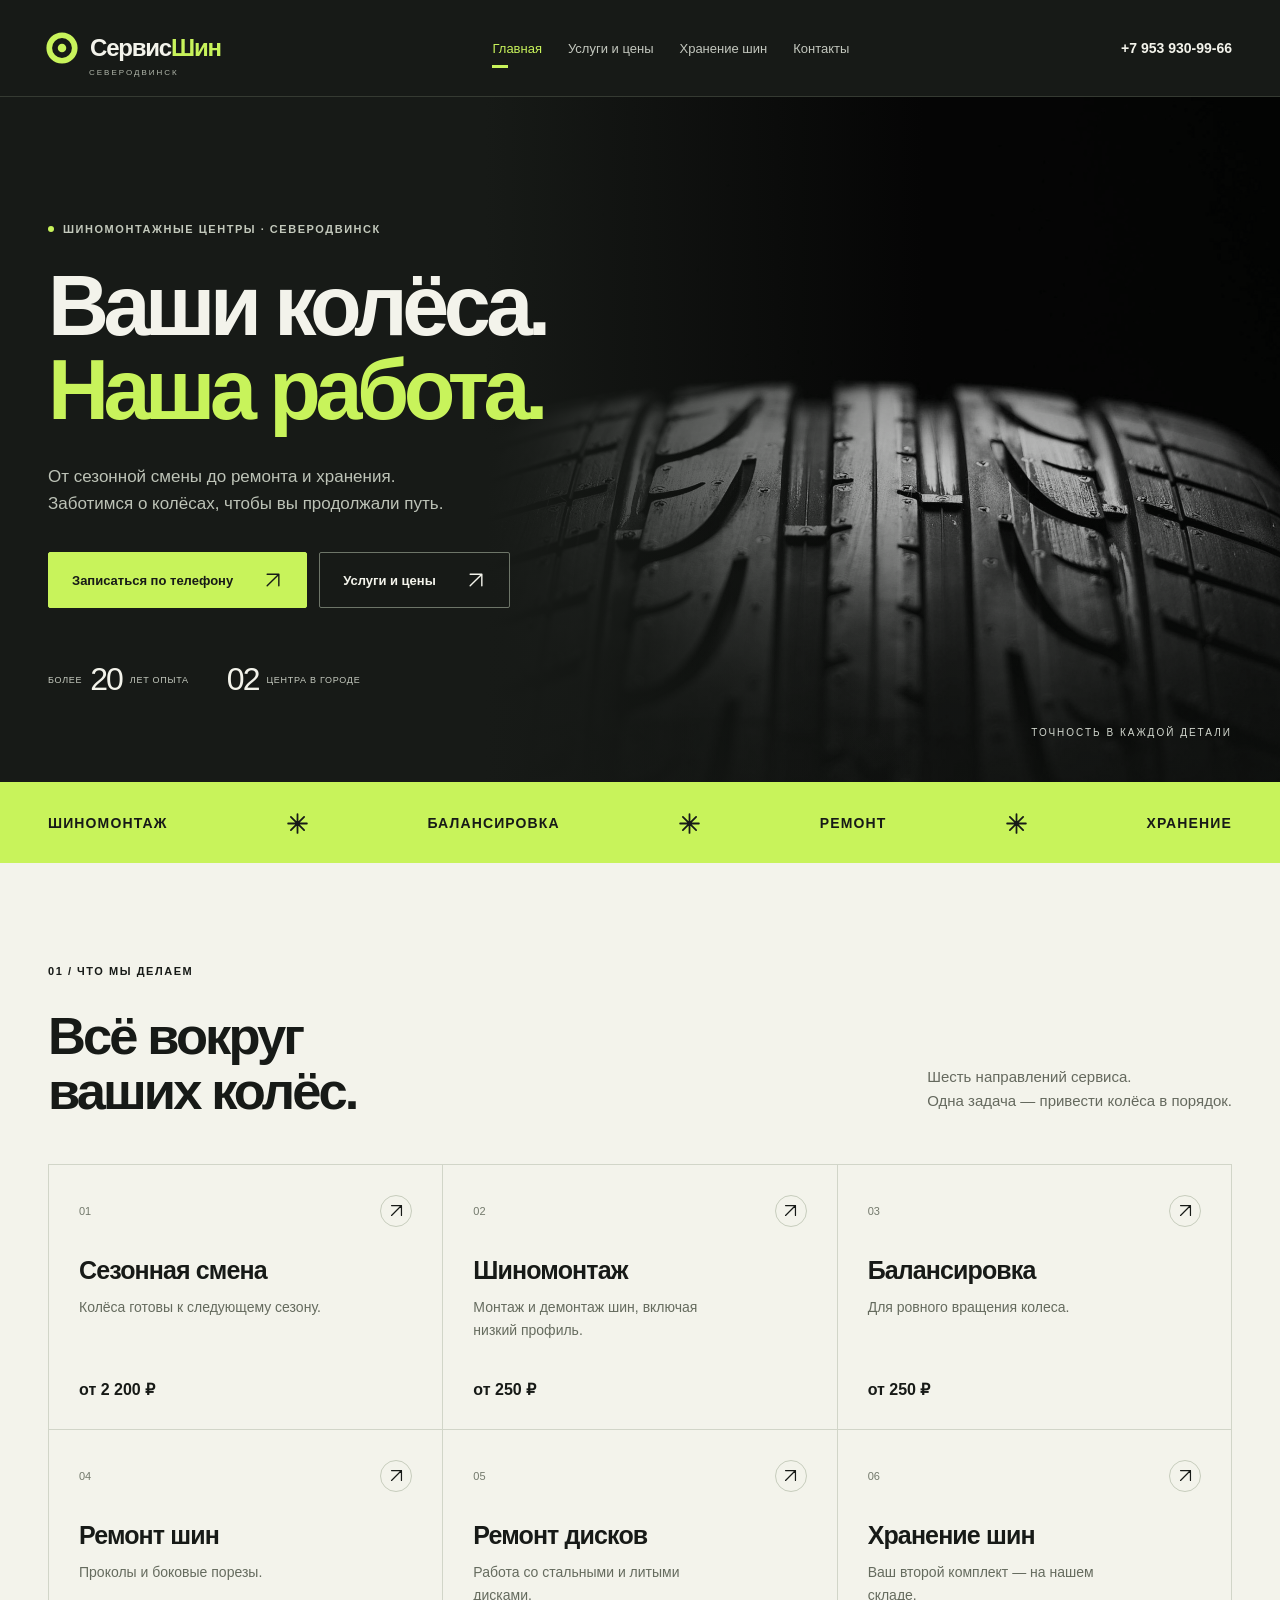
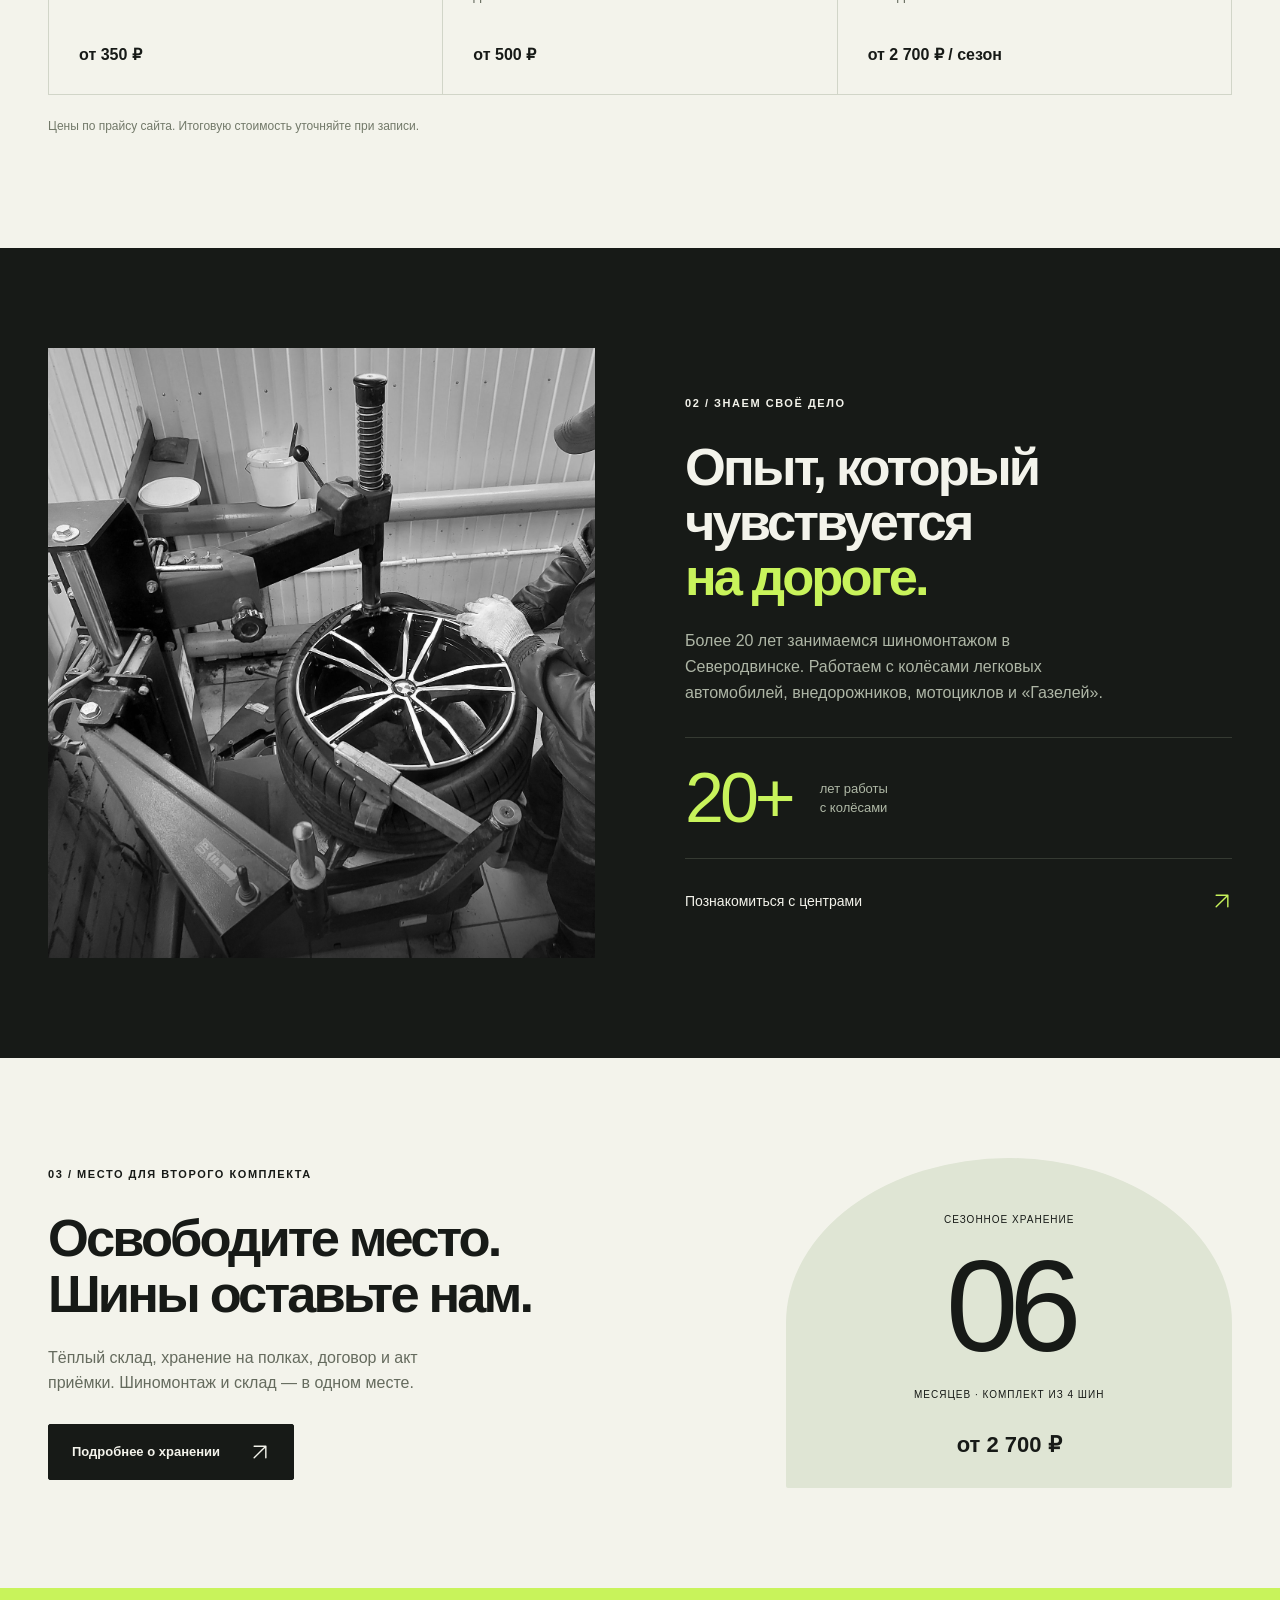
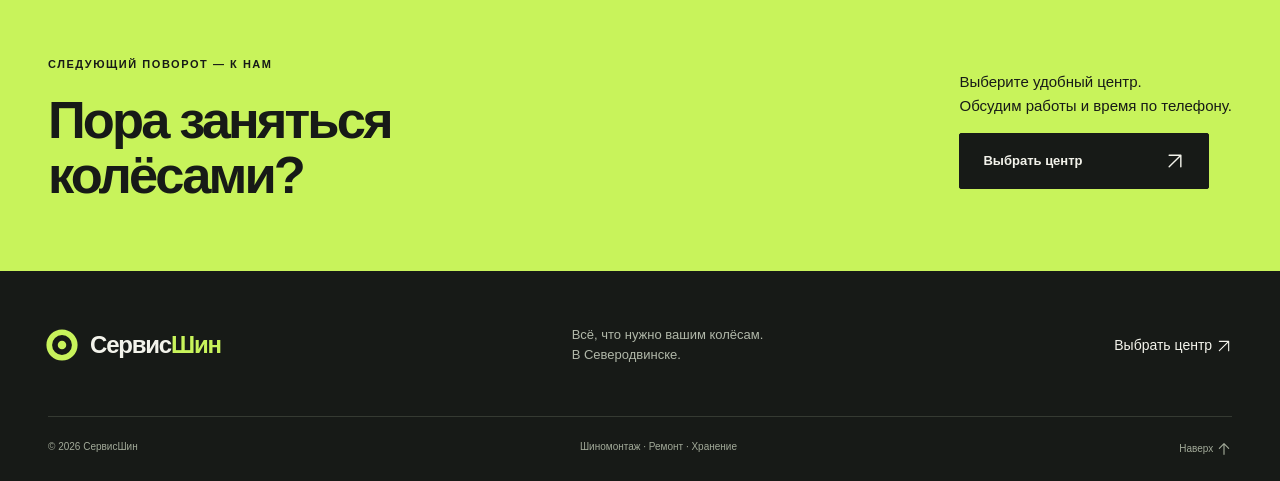
<file: index.html>
<!doctype html><html lang="ru" id="top"><head><meta charset="UTF-8"><meta name="viewport" content="width=device-width,initial-scale=1"><meta name="theme-color" content="#171a17"><meta name="description" content="Шиномонтаж, балансировка, ремонт и хранение шин в Северодвинске. Два центра СервисШин, услуги и цены, запись по телефону."><title>Шиномонтаж и забота о колёсах — СервисШин, Северодвинск</title><link rel="icon" href="assets/favicon.svg" type="image/svg+xml"><link rel="stylesheet" href="assets/style.css"><script defer src="assets/script.js"></script></head><body><a class="skip" href="#main">К содержимому</a><header class="header"><div class="wrap nav-row"><a class="brand" href="index.html" aria-label="СервисШин — главная"><span class="brand-icon" aria-hidden="true"><svg class="ui-icon wheel-icon" xmlns="http://www.w3.org/2000/svg" width="24" height="24" viewBox="0 0 24 24" fill="none" stroke="currentColor" stroke-width="1.7" stroke-linecap="round" stroke-linejoin="round" aria-hidden="true" focusable="false"><circle cx="12" cy="12" r="9" stroke-width="4"/><circle cx="12" cy="12" r="3" fill="currentColor" stroke="none"/></svg></span>Сервис<span>Шин</span><i>СЕВЕРОДВИНСК</i></a><nav aria-label="Главная навигация"><a href="index.html" aria-current="page">Главная</a><a href="services.html" >Услуги и цены</a><a href="storage.html" >Хранение шин</a><a href="contacts.html" >Контакты</a></nav><a class="header-phone" href="tel:+79539309966">+7 953 930-99-66</a><button class="menu-toggle" aria-expanded="false" aria-controls="mobile-nav" aria-label="Открыть меню"><svg class="ui-icon menu-icon" xmlns="http://www.w3.org/2000/svg" width="24" height="24" viewBox="0 0 24 24" fill="none" stroke="currentColor" stroke-width="1.7" stroke-linecap="round" stroke-linejoin="round" aria-hidden="true" focusable="false"><path class="menu-line-one" d="M4 8h16"/><path class="menu-line-two" d="M4 16h16"/></svg></button></div><nav id="mobile-nav" class="mobile-nav" aria-label="Мобильная навигация" hidden><a href="index.html" aria-current="page">Главная</a><a href="services.html" >Услуги и цены</a><a href="storage.html" >Хранение шин</a><a href="contacts.html" >Контакты</a></nav></header><main id="main">
<section class="hero"><div class="hero-photo"><img src="assets/images/tire-hero.jpg" alt="Крупный план рисунка протектора автомобильной шины" fetchpriority="high"><span class="photo-label">ТОЧНОСТЬ В КАЖДОЙ ДЕТАЛИ</span></div><div class="wrap hero-content"><span class="eyebrow"><b class="dot"></b> ШИНОМОНТАЖНЫЕ ЦЕНТРЫ · СЕВЕРОДВИНСК</span><h1>Ваши колёса.<br><em>Наша работа.</em></h1><p>От сезонной смены до ремонта и хранения.<br>Заботимся о колёсах, чтобы вы продолжали путь.</p><div class="hero-actions"><a class="button " href="contacts.html">Записаться по телефону<span aria-hidden="true"><svg class="arrow-icon" xmlns="http://www.w3.org/2000/svg" width="20" height="20" viewBox="0 0 24 24" fill="none" stroke="currentColor" stroke-width="1.7" stroke-linecap="round" stroke-linejoin="round" aria-hidden="true" focusable="false"><path d="M5 19 19 5M5 5h14v14"/></svg></span></a><a class="button outline" href="services.html">Услуги и цены<span aria-hidden="true"><svg class="arrow-icon" xmlns="http://www.w3.org/2000/svg" width="20" height="20" viewBox="0 0 24 24" fill="none" stroke="currentColor" stroke-width="1.7" stroke-linecap="round" stroke-linejoin="round" aria-hidden="true" focusable="false"><path d="M5 19 19 5M5 5h14v14"/></svg></span></a></div><div class="hero-bottom"><span>БОЛЕЕ <b>20</b> ЛЕТ ОПЫТА</span><span><b>02</b> ЦЕНТРА В ГОРОДЕ</span></div></div></section>
<div class="ticker" aria-hidden="true"><div class="wrap">ШИНОМОНТАЖ <span><svg class="ui-icon star-icon" xmlns="http://www.w3.org/2000/svg" width="24" height="24" viewBox="0 0 24 24" fill="none" stroke="currentColor" stroke-width="1.7" stroke-linecap="round" stroke-linejoin="round" aria-hidden="true" focusable="false"><path d="M12 3v18M3 12h18M5.64 5.64l12.72 12.72M5.64 18.36 18.36 5.64"/></svg></span> БАЛАНСИРОВКА <span><svg class="ui-icon star-icon" xmlns="http://www.w3.org/2000/svg" width="24" height="24" viewBox="0 0 24 24" fill="none" stroke="currentColor" stroke-width="1.7" stroke-linecap="round" stroke-linejoin="round" aria-hidden="true" focusable="false"><path d="M12 3v18M3 12h18M5.64 5.64l12.72 12.72M5.64 18.36 18.36 5.64"/></svg></span> РЕМОНТ <span><svg class="ui-icon star-icon" xmlns="http://www.w3.org/2000/svg" width="24" height="24" viewBox="0 0 24 24" fill="none" stroke="currentColor" stroke-width="1.7" stroke-linecap="round" stroke-linejoin="round" aria-hidden="true" focusable="false"><path d="M12 3v18M3 12h18M5.64 5.64l12.72 12.72M5.64 18.36 18.36 5.64"/></svg></span> ХРАНЕНИЕ</div></div>
<section class="section light"><div class="wrap"><div class="section-heading"><div><span class="eyebrow">01 / ЧТО МЫ ДЕЛАЕМ</span><h2>Всё вокруг<br>ваших колёс.</h2></div><p>Шесть направлений сервиса.<br>Одна задача — привести колёса в порядок.</p></div><div class="services-grid"><a class="service-card" href="services.html#season"><div class="card-top"><span>01</span><span class="round-arrow" aria-hidden="true"><svg class="arrow-icon" xmlns="http://www.w3.org/2000/svg" width="20" height="20" viewBox="0 0 24 24" fill="none" stroke="currentColor" stroke-width="1.7" stroke-linecap="round" stroke-linejoin="round" aria-hidden="true" focusable="false"><path d="M5 19 19 5M5 5h14v14"/></svg></span></div><h3>Сезонная смена</h3><p>Колёса готовы к следующему сезону.</p><strong>от 2 200 ₽</strong></a><a class="service-card" href="services.html#price-list"><div class="card-top"><span>02</span><span class="round-arrow" aria-hidden="true"><svg class="arrow-icon" xmlns="http://www.w3.org/2000/svg" width="20" height="20" viewBox="0 0 24 24" fill="none" stroke="currentColor" stroke-width="1.7" stroke-linecap="round" stroke-linejoin="round" aria-hidden="true" focusable="false"><path d="M5 19 19 5M5 5h14v14"/></svg></span></div><h3>Шиномонтаж</h3><p>Монтаж и демонтаж шин, включая низкий профиль.</p><strong>от 250 ₽</strong></a><a class="service-card" href="services.html#price-list"><div class="card-top"><span>03</span><span class="round-arrow" aria-hidden="true"><svg class="arrow-icon" xmlns="http://www.w3.org/2000/svg" width="20" height="20" viewBox="0 0 24 24" fill="none" stroke="currentColor" stroke-width="1.7" stroke-linecap="round" stroke-linejoin="round" aria-hidden="true" focusable="false"><path d="M5 19 19 5M5 5h14v14"/></svg></span></div><h3>Балансировка</h3><p>Для ровного вращения колеса.</p><strong>от 250 ₽</strong></a><a class="service-card" href="services.html#price-list"><div class="card-top"><span>04</span><span class="round-arrow" aria-hidden="true"><svg class="arrow-icon" xmlns="http://www.w3.org/2000/svg" width="20" height="20" viewBox="0 0 24 24" fill="none" stroke="currentColor" stroke-width="1.7" stroke-linecap="round" stroke-linejoin="round" aria-hidden="true" focusable="false"><path d="M5 19 19 5M5 5h14v14"/></svg></span></div><h3>Ремонт шин</h3><p>Проколы и боковые порезы.</p><strong>от 350 ₽</strong></a><a class="service-card" href="services.html#price-list"><div class="card-top"><span>05</span><span class="round-arrow" aria-hidden="true"><svg class="arrow-icon" xmlns="http://www.w3.org/2000/svg" width="20" height="20" viewBox="0 0 24 24" fill="none" stroke="currentColor" stroke-width="1.7" stroke-linecap="round" stroke-linejoin="round" aria-hidden="true" focusable="false"><path d="M5 19 19 5M5 5h14v14"/></svg></span></div><h3>Ремонт дисков</h3><p>Работа со стальными и литыми дисками.</p><strong>от 500 ₽</strong></a><a class="service-card" href="storage.html"><div class="card-top"><span>06</span><span class="round-arrow" aria-hidden="true"><svg class="arrow-icon" xmlns="http://www.w3.org/2000/svg" width="20" height="20" viewBox="0 0 24 24" fill="none" stroke="currentColor" stroke-width="1.7" stroke-linecap="round" stroke-linejoin="round" aria-hidden="true" focusable="false"><path d="M5 19 19 5M5 5h14v14"/></svg></span></div><h3>Хранение шин</h3><p>Ваш второй комплект — на нашем складе.</p><strong>от 2 700 ₽ / сезон</strong></a></div><p class="note">Цены по прайсу сайта. Итоговую стоимость уточняйте при записи.</p></div></section>
<section class="section about"><div class="wrap split"><div class="editorial-image"><img src="assets/images/wheel.jpg" alt="Мастер СервисШин работает с колесом на шиномонтажном станке" loading="lazy"></div><div class="about-copy"><span class="eyebrow">02 / ЗНАЕМ СВОЁ ДЕЛО</span><h2>Опыт, который<br>чувствуется<br><em>на дороге.</em></h2><p>Более 20 лет занимаемся шиномонтажом в Северодвинске. Работаем с колёсами легковых автомобилей, внедорожников, мотоциклов и «Газелей».</p><div class="number-line"><strong>20+</strong><span>лет работы<br>с колёсами</span></div><a class="text-link" href="contacts.html">Познакомиться с центрами <span><svg class="arrow-icon" xmlns="http://www.w3.org/2000/svg" width="20" height="20" viewBox="0 0 24 24" fill="none" stroke="currentColor" stroke-width="1.7" stroke-linecap="round" stroke-linejoin="round" aria-hidden="true" focusable="false"><path d="M5 19 19 5M5 5h14v14"/></svg></span></a></div></div></section>
<section class="section light"><div class="wrap storage-teaser"><div><span class="eyebrow">03 / МЕСТО ДЛЯ ВТОРОГО КОМПЛЕКТА</span><h2>Освободите место.<br>Шины оставьте нам.</h2><p>Тёплый склад, хранение на полках, договор и акт приёмки. Шиномонтаж и склад — в одном месте.</p><a class="button dark" href="storage.html">Подробнее о хранении<span aria-hidden="true"><svg class="arrow-icon" xmlns="http://www.w3.org/2000/svg" width="20" height="20" viewBox="0 0 24 24" fill="none" stroke="currentColor" stroke-width="1.7" stroke-linecap="round" stroke-linejoin="round" aria-hidden="true" focusable="false"><path d="M5 19 19 5M5 5h14v14"/></svg></span></a></div><div class="storage-graphic"><span>СЕЗОННОЕ ХРАНЕНИЕ</span><strong>06</strong><span>МЕСЯЦЕВ · КОМПЛЕКТ ИЗ 4 ШИН</span><b>от 2 700 ₽</b></div></div></section><section class="cta"><div class="wrap cta-inner"><div><span class="eyebrow">СЛЕДУЮЩИЙ ПОВОРОТ — К НАМ</span><h2>Пора заняться<br>колёсами?</h2></div><div><p>Выберите удобный центр.<br>Обсудим работы и время по телефону.</p><a class="button dark" href="contacts.html">Выбрать центр<span aria-hidden="true"><svg class="arrow-icon" xmlns="http://www.w3.org/2000/svg" width="20" height="20" viewBox="0 0 24 24" fill="none" stroke="currentColor" stroke-width="1.7" stroke-linecap="round" stroke-linejoin="round" aria-hidden="true" focusable="false"><path d="M5 19 19 5M5 5h14v14"/></svg></span></a></div></div></section></main><footer><div class="wrap footer-top"><a class="brand" href="index.html"><span class="brand-icon" aria-hidden="true"><svg class="ui-icon wheel-icon" xmlns="http://www.w3.org/2000/svg" width="24" height="24" viewBox="0 0 24 24" fill="none" stroke="currentColor" stroke-width="1.7" stroke-linecap="round" stroke-linejoin="round" aria-hidden="true" focusable="false"><circle cx="12" cy="12" r="9" stroke-width="4"/><circle cx="12" cy="12" r="3" fill="currentColor" stroke="none"/></svg></span>Сервис<span>Шин</span></a><p>Всё, что нужно вашим колёсам.<br>В Северодвинске.</p><a href="contacts.html">Выбрать центр <svg class="arrow-icon" xmlns="http://www.w3.org/2000/svg" width="20" height="20" viewBox="0 0 24 24" fill="none" stroke="currentColor" stroke-width="1.7" stroke-linecap="round" stroke-linejoin="round" aria-hidden="true" focusable="false"><path d="M5 19 19 5M5 5h14v14"/></svg></a></div><div class="wrap footer-bottom"><span>© 2026 СервисШин</span><span>Шиномонтаж · Ремонт · Хранение</span><a href="#top">Наверх <svg class="arrow-icon" xmlns="http://www.w3.org/2000/svg" width="20" height="20" viewBox="0 0 24 24" fill="none" stroke="currentColor" stroke-width="1.7" stroke-linecap="round" stroke-linejoin="round" aria-hidden="true" focusable="false"><path d="M12 20V4m-7 7 7-7 7 7"/></svg></a></div></footer></body></html>
</file>
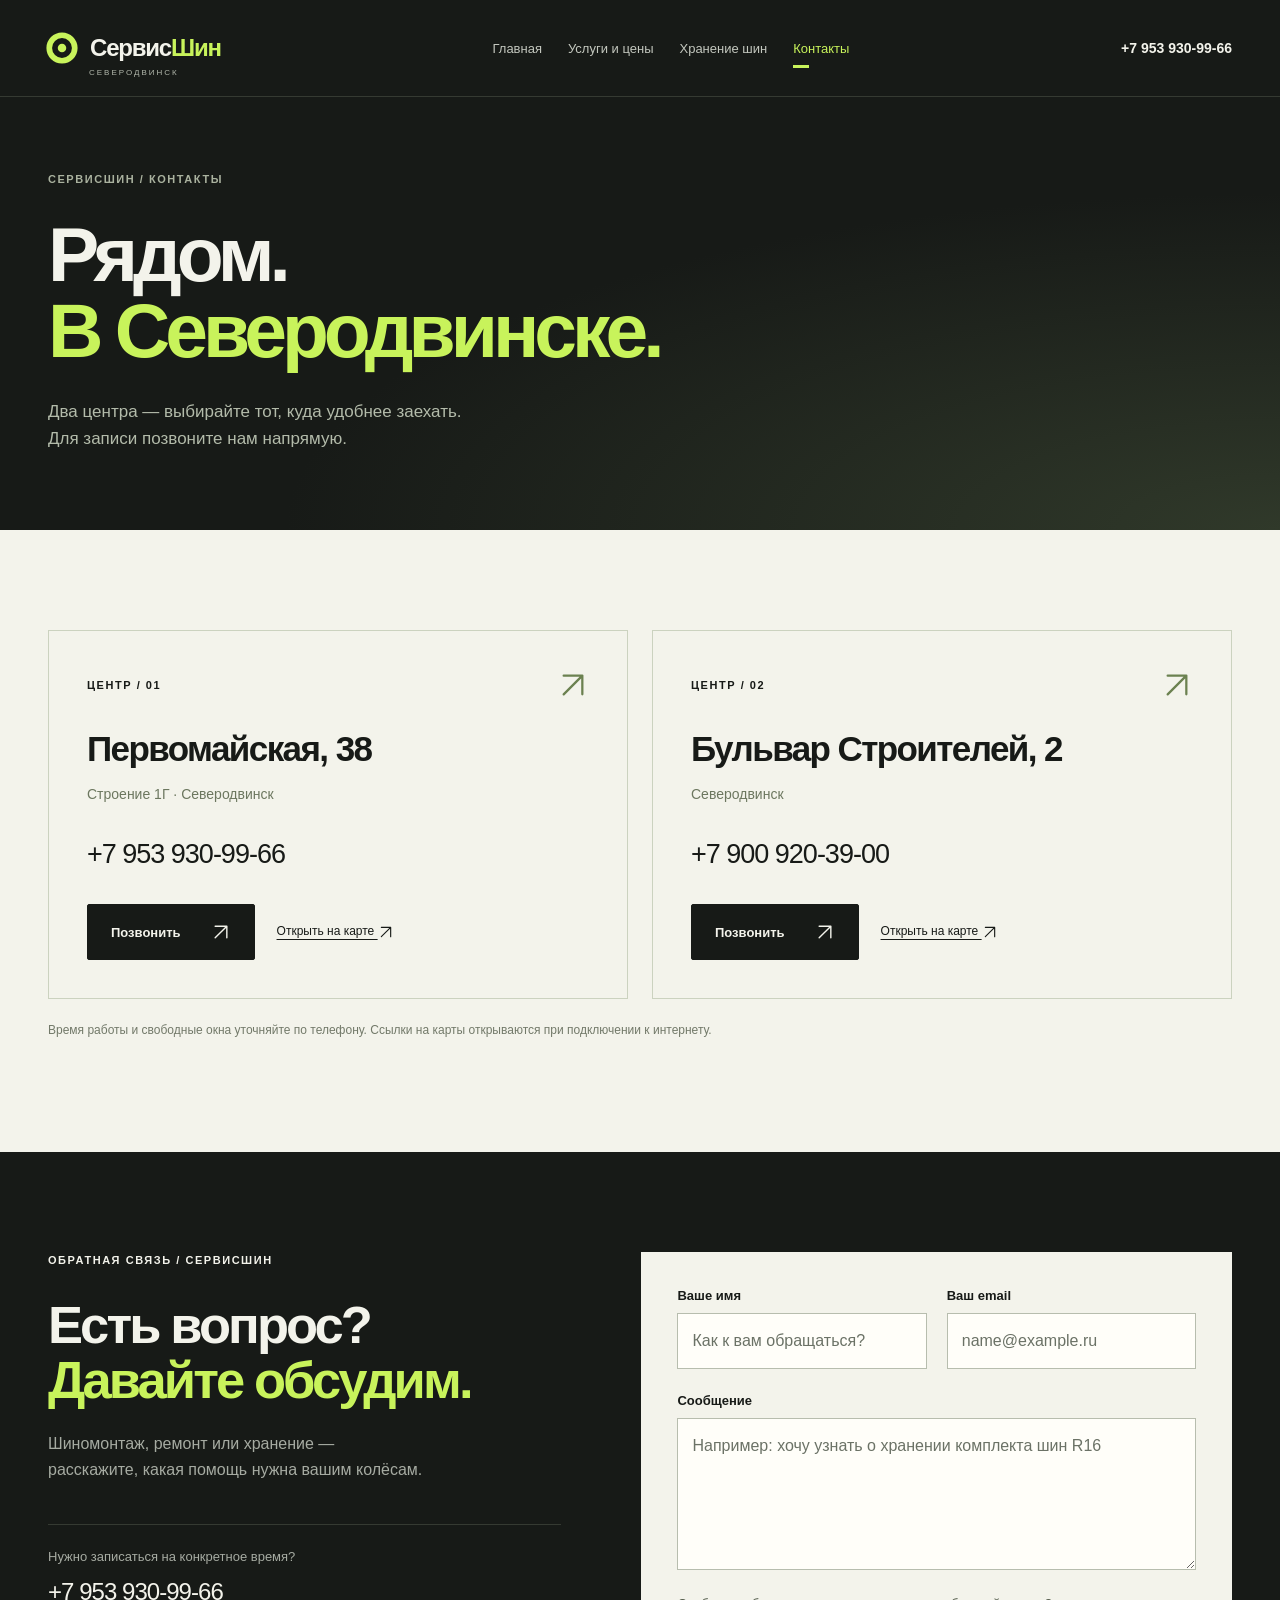
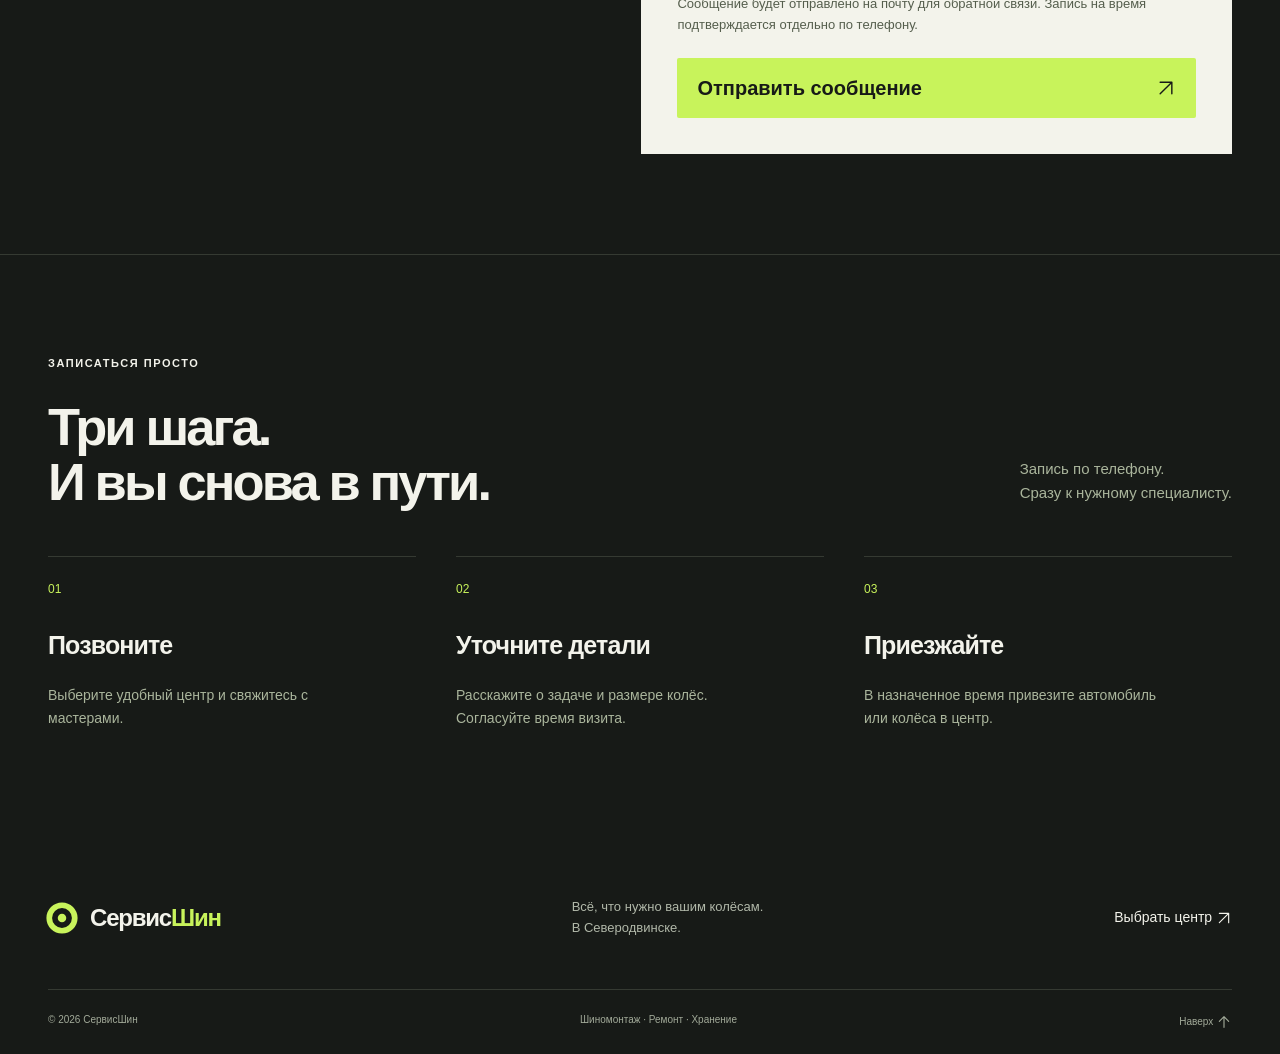
<file: contacts.html>
<!doctype html><html lang="ru" id="top"><head><meta charset="UTF-8"><meta name="viewport" content="width=device-width,initial-scale=1"><meta name="theme-color" content="#171a17"><meta name="description" content="Адреса и телефоны центров СервисШин в Северодвинске: Первомайская, 38, строение 1Г; бульвар Строителей, 2. Запись по телефону."><title>Контакты и запись — СервисШин, Северодвинск</title><link rel="icon" href="assets/favicon.svg" type="image/svg+xml"><link rel="stylesheet" href="assets/style.css?v=feedback-1"><script defer src="assets/script.js?v=feedback-1"></script></head><body><a class="skip" href="#main">К содержимому</a><header class="header"><div class="wrap nav-row"><a class="brand" href="index.html" aria-label="СервисШин — главная"><span class="brand-icon" aria-hidden="true"><svg class="ui-icon wheel-icon" xmlns="http://www.w3.org/2000/svg" width="24" height="24" viewBox="0 0 24 24" fill="none" stroke="currentColor" stroke-width="1.7" stroke-linecap="round" stroke-linejoin="round" aria-hidden="true" focusable="false"><circle cx="12" cy="12" r="9" stroke-width="4"/><circle cx="12" cy="12" r="3" fill="currentColor" stroke="none"/></svg></span>Сервис<span>Шин</span><i>СЕВЕРОДВИНСК</i></a><nav aria-label="Главная навигация"><a href="index.html" >Главная</a><a href="services.html" >Услуги и цены</a><a href="storage.html" >Хранение шин</a><a href="contacts.html" aria-current="page">Контакты</a></nav><a class="header-phone" href="tel:+79539309966">+7 953 930-99-66</a><button class="menu-toggle" aria-expanded="false" aria-controls="mobile-nav" aria-label="Открыть меню"><svg class="ui-icon menu-icon" xmlns="http://www.w3.org/2000/svg" width="24" height="24" viewBox="0 0 24 24" fill="none" stroke="currentColor" stroke-width="1.7" stroke-linecap="round" stroke-linejoin="round" aria-hidden="true" focusable="false"><path class="menu-line-one" d="M4 8h16"/><path class="menu-line-two" d="M4 16h16"/></svg></button></div><nav id="mobile-nav" class="mobile-nav" aria-label="Мобильная навигация" hidden><a href="index.html" >Главная</a><a href="services.html" >Услуги и цены</a><a href="storage.html" >Хранение шин</a><a href="contacts.html" aria-current="page">Контакты</a></nav></header><main id="main">
<section class="page-intro"><div class="wrap"><span class="eyebrow">СЕРВИСШИН / КОНТАКТЫ</span><h1>Рядом.<br><em>В Северодвинске.</em></h1><p>Два центра — выбирайте тот, куда удобнее заехать.<br>Для записи позвоните нам напрямую.</p></div></section>
<section class="section light"><div class="wrap"><div class="locations"><article class="location"><div class="location-top"><span class="eyebrow">ЦЕНТР / 01</span><span class="location-mark" aria-hidden="true"><svg class="arrow-icon" xmlns="http://www.w3.org/2000/svg" width="20" height="20" viewBox="0 0 24 24" fill="none" stroke="currentColor" stroke-width="1.7" stroke-linecap="round" stroke-linejoin="round" aria-hidden="true" focusable="false"><path d="M5 19 19 5M5 5h14v14"/></svg></span></div><h2>Первомайская, 38</h2><p>Строение 1Г · Северодвинск</p><a class="location-phone" href="tel:+79539309966">+7 953 930-99-66</a><div class="location-actions"><a class="button dark" href="tel:+79539309966">Позвонить<span aria-hidden="true"><svg class="arrow-icon" xmlns="http://www.w3.org/2000/svg" width="20" height="20" viewBox="0 0 24 24" fill="none" stroke="currentColor" stroke-width="1.7" stroke-linecap="round" stroke-linejoin="round" aria-hidden="true" focusable="false"><path d="M5 19 19 5M5 5h14v14"/></svg></span></a><a class="map-link" href="https://yandex.ru/maps/?text=%D0%A1%D0%B5%D0%B2%D0%B5%D1%80%D0%BE%D0%B4%D0%B2%D0%B8%D0%BD%D1%81%D0%BA%20%D0%9F%D0%B5%D1%80%D0%B2%D0%BE%D0%BC%D0%B0%D0%B9%D1%81%D0%BA%D0%B0%D1%8F%2C%2038%20%D0%A1%D1%82%D1%80%D0%BE%D0%B5%D0%BD%D0%B8%D0%B5%201%D0%93%20%C2%B7%20%D0%A1%D0%B5%D0%B2%D0%B5%D1%80%D0%BE%D0%B4%D0%B2%D0%B8%D0%BD%D1%81%D0%BA" target="_blank" rel="noopener noreferrer">Открыть на карте <svg class="arrow-icon" xmlns="http://www.w3.org/2000/svg" width="20" height="20" viewBox="0 0 24 24" fill="none" stroke="currentColor" stroke-width="1.7" stroke-linecap="round" stroke-linejoin="round" aria-hidden="true" focusable="false"><path d="M5 19 19 5M5 5h14v14"/></svg></a></div></article><article class="location"><div class="location-top"><span class="eyebrow">ЦЕНТР / 02</span><span class="location-mark" aria-hidden="true"><svg class="arrow-icon" xmlns="http://www.w3.org/2000/svg" width="20" height="20" viewBox="0 0 24 24" fill="none" stroke="currentColor" stroke-width="1.7" stroke-linecap="round" stroke-linejoin="round" aria-hidden="true" focusable="false"><path d="M5 19 19 5M5 5h14v14"/></svg></span></div><h2>Бульвар Строителей, 2</h2><p>Северодвинск</p><a class="location-phone" href="tel:+79009203900">+7 900 920-39-00</a><div class="location-actions"><a class="button dark" href="tel:+79009203900">Позвонить<span aria-hidden="true"><svg class="arrow-icon" xmlns="http://www.w3.org/2000/svg" width="20" height="20" viewBox="0 0 24 24" fill="none" stroke="currentColor" stroke-width="1.7" stroke-linecap="round" stroke-linejoin="round" aria-hidden="true" focusable="false"><path d="M5 19 19 5M5 5h14v14"/></svg></span></a><a class="map-link" href="https://yandex.ru/maps/?text=%D0%A1%D0%B5%D0%B2%D0%B5%D1%80%D0%BE%D0%B4%D0%B2%D0%B8%D0%BD%D1%81%D0%BA%20%D0%91%D1%83%D0%BB%D1%8C%D0%B2%D0%B0%D1%80%20%D0%A1%D1%82%D1%80%D0%BE%D0%B8%D1%82%D0%B5%D0%BB%D0%B5%D0%B9%2C%202%20" target="_blank" rel="noopener noreferrer">Открыть на карте <svg class="arrow-icon" xmlns="http://www.w3.org/2000/svg" width="20" height="20" viewBox="0 0 24 24" fill="none" stroke="currentColor" stroke-width="1.7" stroke-linecap="round" stroke-linejoin="round" aria-hidden="true" focusable="false"><path d="M5 19 19 5M5 5h14v14"/></svg></a></div></article></div><p class="note">Время работы и свободные окна уточняйте по телефону. Ссылки на карты открываются при подключении к интернету.</p></div></section>

<section class="section feedback" id="feedback" aria-labelledby="feedback-heading">
  <div class="wrap feedback-grid">
    <div class="feedback-copy">
      <span class="eyebrow">ОБРАТНАЯ СВЯЗЬ / СЕРВИСШИН</span>
      <h2 id="feedback-heading">Есть вопрос?<br><em>Давайте обсудим.</em></h2>
      <p>Шиномонтаж, ремонт или хранение — расскажите, какая помощь нужна вашим колёсам.</p>
      <div class="feedback-call"><span>Нужно записаться на конкретное время?</span><a href="tel:+79539309966">+7 953 930-99-66</a></div>
    </div>
    <form id="contact-form" class="feedback-form" aria-describedby="form-note">
      <div class="feedback-fields">
        <div class="feedback-field"><label for="feedback-name">Ваше имя</label><input id="feedback-name" name="user_name" type="text" autocomplete="name" placeholder="Как к вам обращаться?" required maxlength="100"></div>
        <div class="feedback-field"><label for="feedback-email">Ваш email</label><input id="feedback-email" name="user_email" type="email" autocomplete="email" placeholder="name@example.ru" required maxlength="254"></div>
      </div>
      <div class="feedback-field"><label for="feedback-message">Сообщение</label><textarea id="feedback-message" name="message" rows="5" placeholder="Например: хочу узнать о хранении комплекта шин R16" required maxlength="3000"></textarea></div>
      <p class="feedback-note" id="form-note">Форма пока не подключена к почте. Для связи позвоните в выбранный центр.</p>
      <button class="button" id="feedback-submit" type="submit" disabled><span class="feedback-button-label">Отправить сообщение</span><svg class="arrow-icon" viewBox="0 0 24 24" fill="none" stroke="currentColor" stroke-width="1.7" stroke-linecap="round" stroke-linejoin="round" aria-hidden="true"><path d="M5 19 19 5M5 5h14v14"/></svg></button>
      <p id="form-status" class="feedback-status" role="status" aria-live="polite" aria-atomic="true"></p>
      <noscript><p>Для работы формы включите JavaScript. Вы также можете связаться с нами по телефону.</p></noscript>
    </form>
  </div>
</section>
<section class="section contact-steps"><div class="wrap"><div class="section-heading"><div><span class="eyebrow">ЗАПИСАТЬСЯ ПРОСТО</span><h2>Три шага.<br>И вы снова в пути.</h2></div><p>Запись по телефону.<br>Сразу к нужному специалисту.</p></div><div class="steps"><article><span>01</span><h3>Позвоните</h3><p>Выберите удобный центр и свяжитесь с мастерами.</p></article><article><span>02</span><h3>Уточните детали</h3><p>Расскажите о задаче и размере колёс. Согласуйте время визита.</p></article><article><span>03</span><h3>Приезжайте</h3><p>В назначенное время привезите автомобиль или колёса в центр.</p></article></div></div></section></main><footer><div class="wrap footer-top"><a class="brand" href="index.html"><span class="brand-icon" aria-hidden="true"><svg class="ui-icon wheel-icon" xmlns="http://www.w3.org/2000/svg" width="24" height="24" viewBox="0 0 24 24" fill="none" stroke="currentColor" stroke-width="1.7" stroke-linecap="round" stroke-linejoin="round" aria-hidden="true" focusable="false"><circle cx="12" cy="12" r="9" stroke-width="4"/><circle cx="12" cy="12" r="3" fill="currentColor" stroke="none"/></svg></span>Сервис<span>Шин</span></a><p>Всё, что нужно вашим колёсам.<br>В Северодвинске.</p><a href="contacts.html">Выбрать центр <svg class="arrow-icon" xmlns="http://www.w3.org/2000/svg" width="20" height="20" viewBox="0 0 24 24" fill="none" stroke="currentColor" stroke-width="1.7" stroke-linecap="round" stroke-linejoin="round" aria-hidden="true" focusable="false"><path d="M5 19 19 5M5 5h14v14"/></svg></a></div><div class="wrap footer-bottom"><span>© 2026 СервисШин</span><span>Шиномонтаж · Ремонт · Хранение</span><a href="#top">Наверх <svg class="arrow-icon" xmlns="http://www.w3.org/2000/svg" width="20" height="20" viewBox="0 0 24 24" fill="none" stroke="currentColor" stroke-width="1.7" stroke-linecap="round" stroke-linejoin="round" aria-hidden="true" focusable="false"><path d="M12 20V4m-7 7 7-7 7 7"/></svg></a></div></footer></body></html>
</file>
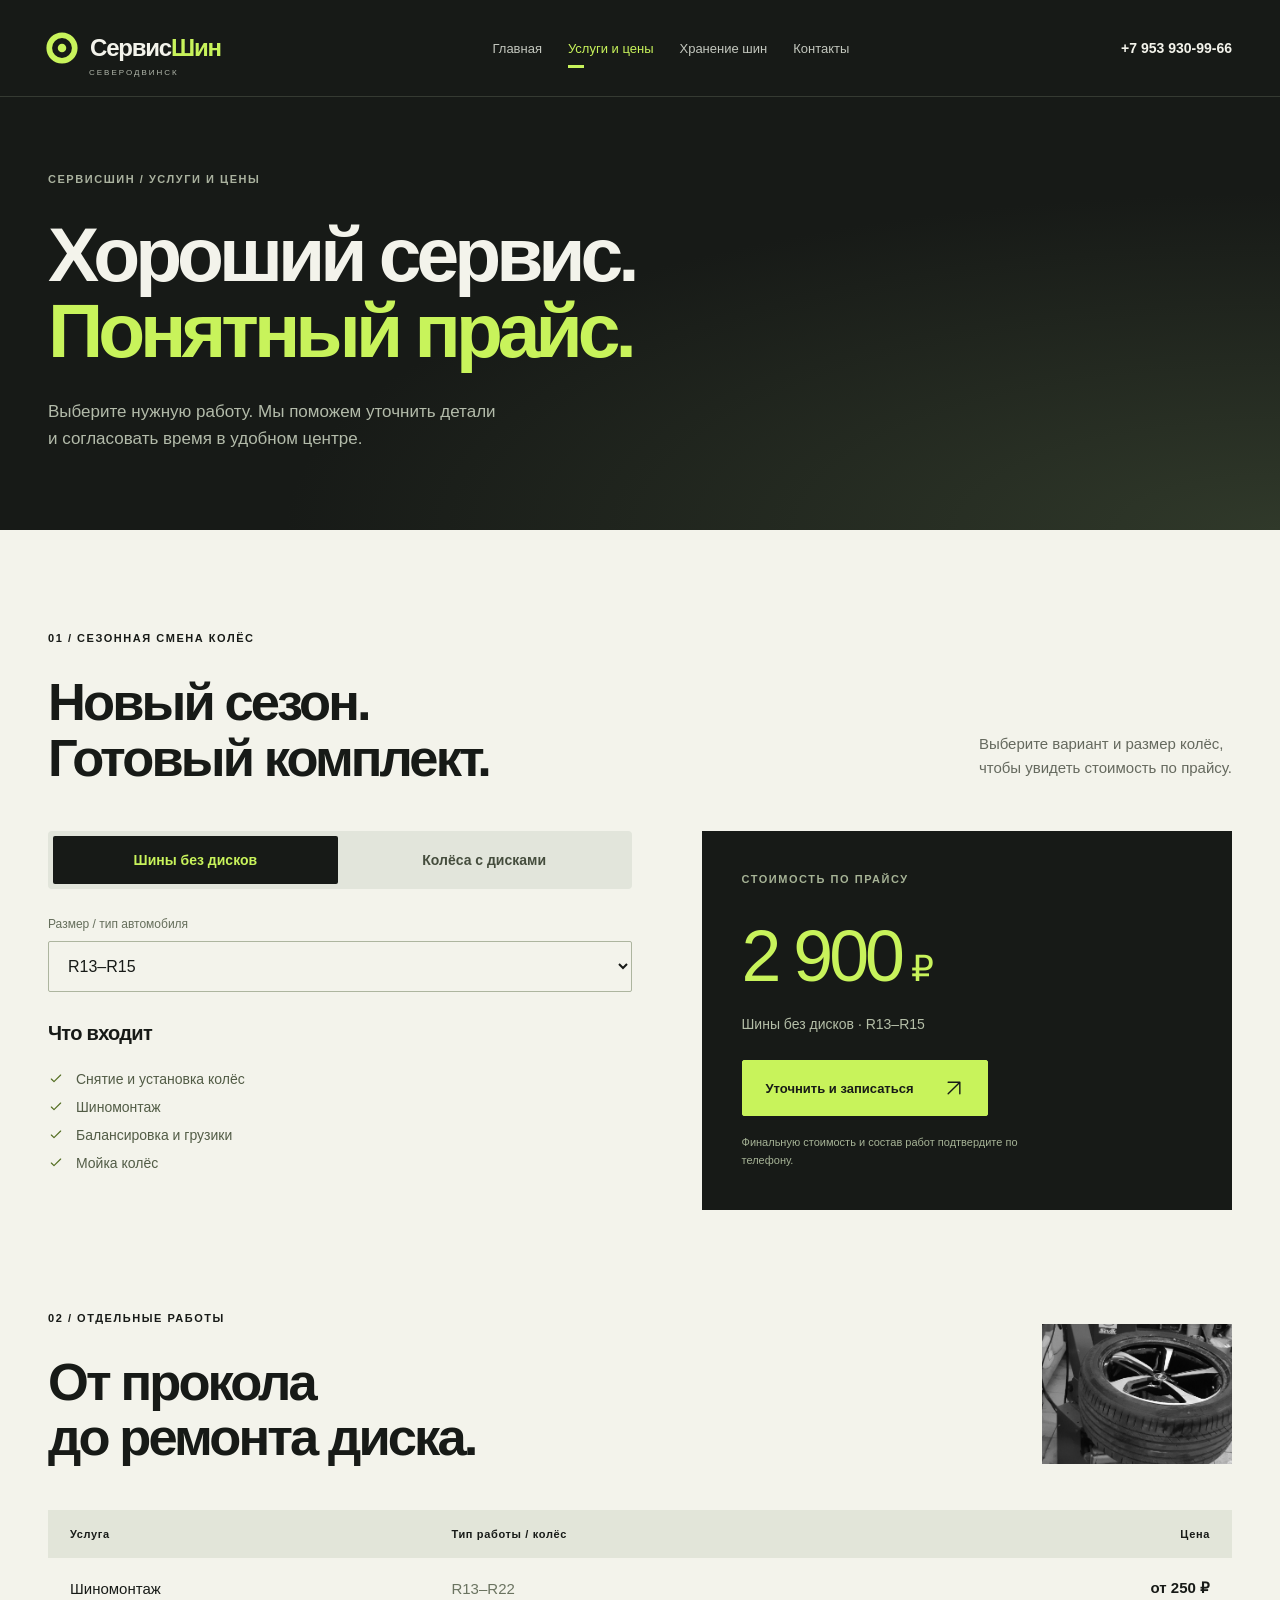
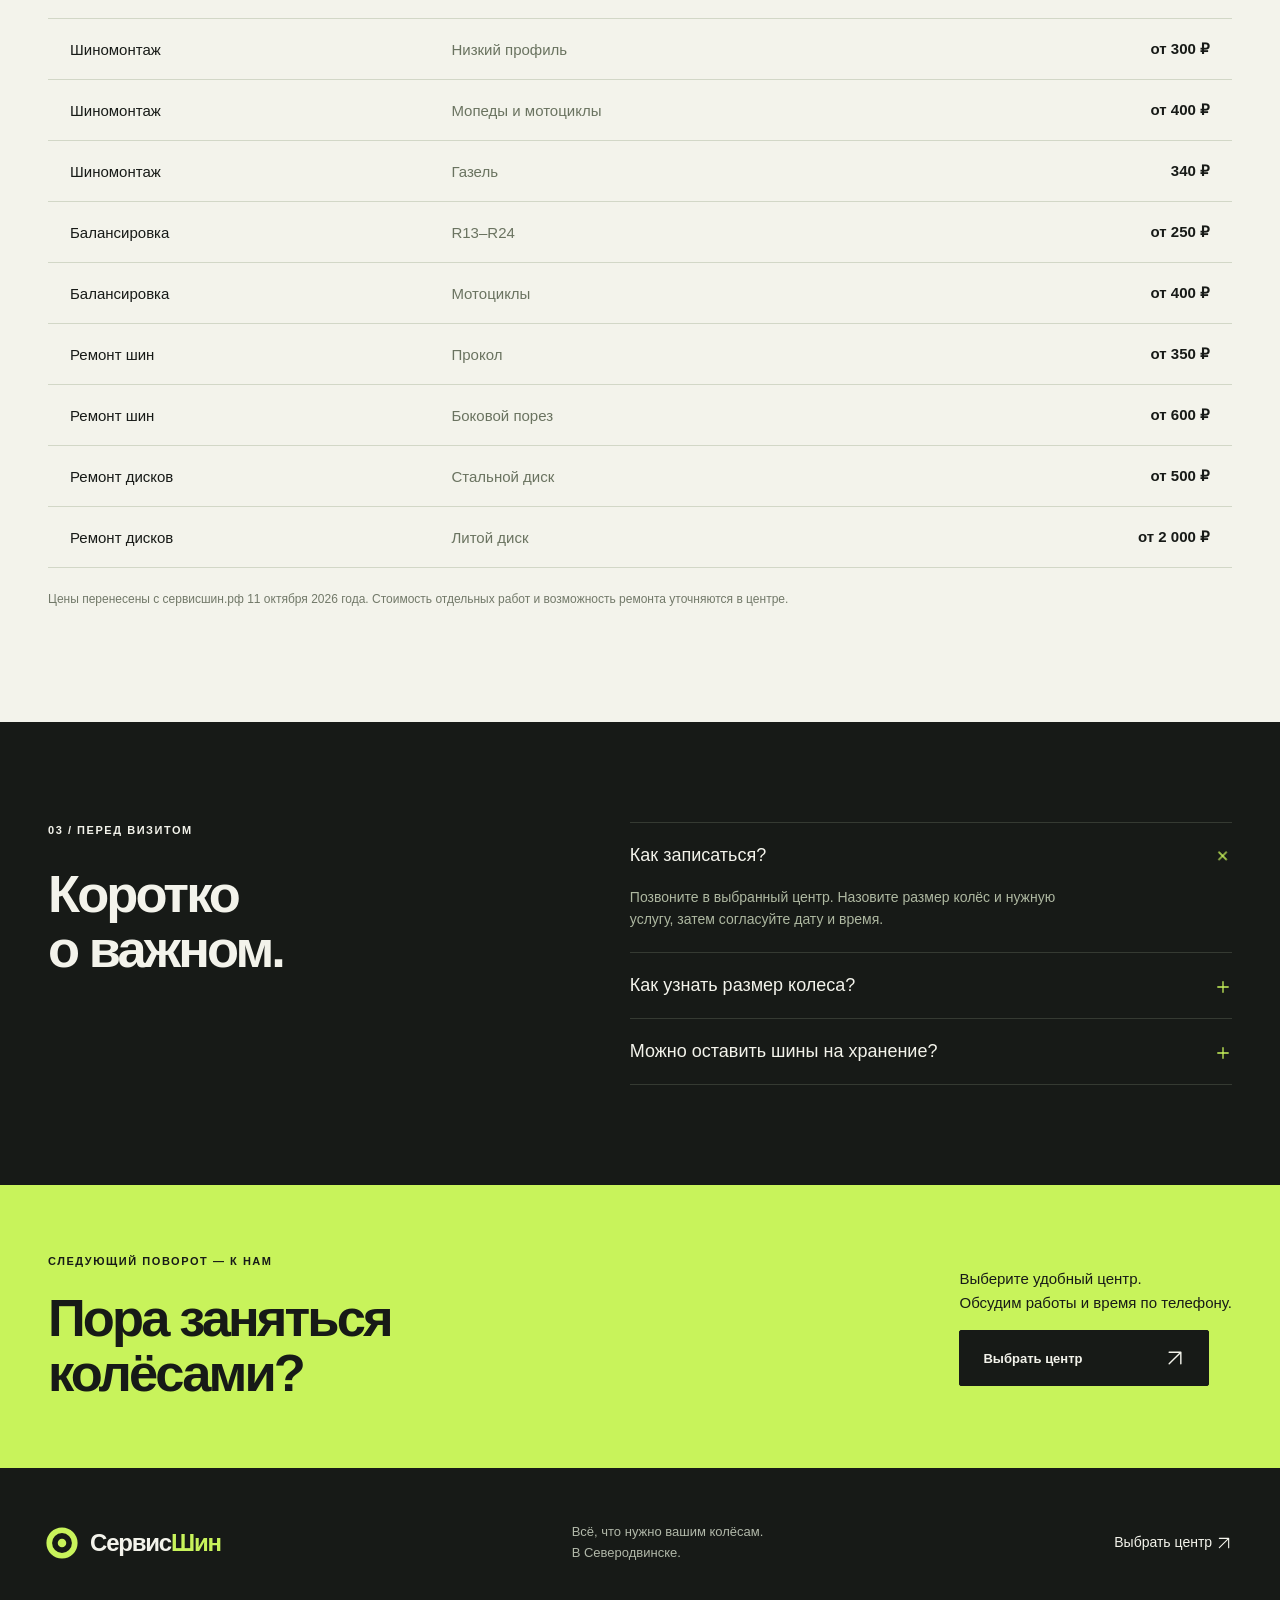
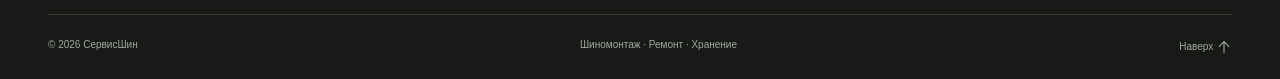
<file: services.html>
<!doctype html><html lang="ru" id="top"><head><meta charset="UTF-8"><meta name="viewport" content="width=device-width,initial-scale=1"><meta name="theme-color" content="#171a17"><meta name="description" content="Услуги и цены СервисШин: сезонная смена колёс, шиномонтаж, балансировка, ремонт шин и дисков в Северодвинске."><title>Услуги и цены — СервисШин, Северодвинск</title><link rel="icon" href="assets/favicon.svg" type="image/svg+xml"><link rel="stylesheet" href="assets/style.css"><script defer src="assets/script.js"></script></head><body><a class="skip" href="#main">К содержимому</a><header class="header"><div class="wrap nav-row"><a class="brand" href="index.html" aria-label="СервисШин — главная"><span class="brand-icon" aria-hidden="true"><svg class="ui-icon wheel-icon" xmlns="http://www.w3.org/2000/svg" width="24" height="24" viewBox="0 0 24 24" fill="none" stroke="currentColor" stroke-width="1.7" stroke-linecap="round" stroke-linejoin="round" aria-hidden="true" focusable="false"><circle cx="12" cy="12" r="9" stroke-width="4"/><circle cx="12" cy="12" r="3" fill="currentColor" stroke="none"/></svg></span>Сервис<span>Шин</span><i>СЕВЕРОДВИНСК</i></a><nav aria-label="Главная навигация"><a href="index.html" >Главная</a><a href="services.html" aria-current="page">Услуги и цены</a><a href="storage.html" >Хранение шин</a><a href="contacts.html" >Контакты</a></nav><a class="header-phone" href="tel:+79539309966">+7 953 930-99-66</a><button class="menu-toggle" aria-expanded="false" aria-controls="mobile-nav" aria-label="Открыть меню"><svg class="ui-icon menu-icon" xmlns="http://www.w3.org/2000/svg" width="24" height="24" viewBox="0 0 24 24" fill="none" stroke="currentColor" stroke-width="1.7" stroke-linecap="round" stroke-linejoin="round" aria-hidden="true" focusable="false"><path class="menu-line-one" d="M4 8h16"/><path class="menu-line-two" d="M4 16h16"/></svg></button></div><nav id="mobile-nav" class="mobile-nav" aria-label="Мобильная навигация" hidden><a href="index.html" >Главная</a><a href="services.html" aria-current="page">Услуги и цены</a><a href="storage.html" >Хранение шин</a><a href="contacts.html" >Контакты</a></nav></header><main id="main">
<section class="page-intro"><div class="wrap"><span class="eyebrow">СЕРВИСШИН / УСЛУГИ И ЦЕНЫ</span><h1>Хороший сервис.<br><em>Понятный прайс.</em></h1><p>Выберите нужную работу. Мы поможем уточнить детали<br>и согласовать время в удобном центре.</p></div></section>
<section class="section light" id="season"><div class="wrap"><div class="section-heading"><div><span class="eyebrow">01 / СЕЗОННАЯ СМЕНА КОЛЁС</span><h2>Новый сезон.<br>Готовый комплект.</h2></div><p>Выберите вариант и размер колёс,<br>чтобы увидеть стоимость по прайсу.</p></div><div class="season-grid"><div><div class="segmented" role="group" aria-label="Вариант смены колёс"><button type="button" class="selected" aria-pressed="true" data-mode="without">Шины без дисков</button><button type="button" aria-pressed="false" data-mode="with">Колёса с дисками</button></div><label class="field-label" for="wheel-size">Размер / тип автомобиля</label><select id="wheel-size"><option value="0">R13–R15</option><option value="1">R16–R17</option><option value="2">R18–R21</option><option value="3">Внедорожник</option></select><div class="included"><h3>Что входит</h3><ul><li><svg class="ui-icon check-icon" xmlns="http://www.w3.org/2000/svg" width="24" height="24" viewBox="0 0 24 24" fill="none" stroke="currentColor" stroke-width="1.7" stroke-linecap="round" stroke-linejoin="round" aria-hidden="true" focusable="false"><path d="m5 12 4 4L19 6"/></svg>Снятие и установка колёс</li><li id="mount-item"><svg class="ui-icon check-icon" xmlns="http://www.w3.org/2000/svg" width="24" height="24" viewBox="0 0 24 24" fill="none" stroke="currentColor" stroke-width="1.7" stroke-linecap="round" stroke-linejoin="round" aria-hidden="true" focusable="false"><path d="m5 12 4 4L19 6"/></svg>Шиномонтаж</li><li><svg class="ui-icon check-icon" xmlns="http://www.w3.org/2000/svg" width="24" height="24" viewBox="0 0 24 24" fill="none" stroke="currentColor" stroke-width="1.7" stroke-linecap="round" stroke-linejoin="round" aria-hidden="true" focusable="false"><path d="m5 12 4 4L19 6"/></svg>Балансировка и грузики</li><li><svg class="ui-icon check-icon" xmlns="http://www.w3.org/2000/svg" width="24" height="24" viewBox="0 0 24 24" fill="none" stroke="currentColor" stroke-width="1.7" stroke-linecap="round" stroke-linejoin="round" aria-hidden="true" focusable="false"><path d="m5 12 4 4L19 6"/></svg>Мойка колёс</li></ul></div></div><div class="estimate"><span class="eyebrow">СТОИМОСТЬ ПО ПРАЙСУ</span><div class="estimate-price" aria-live="polite" aria-atomic="true"><strong id="season-price">2 900</strong> ₽</div><p id="season-summary">Шины без дисков · R13–R15</p><a class="button " href="contacts.html">Уточнить и записаться<span aria-hidden="true"><svg class="arrow-icon" xmlns="http://www.w3.org/2000/svg" width="20" height="20" viewBox="0 0 24 24" fill="none" stroke="currentColor" stroke-width="1.7" stroke-linecap="round" stroke-linejoin="round" aria-hidden="true" focusable="false"><path d="M5 19 19 5M5 5h14v14"/></svg></span></a><small>Финальную стоимость и состав работ подтвердите по телефону.</small></div></div><noscript><div class="table-wrap"><table><caption>Сезонная смена: цены без JavaScript</caption><thead><tr><th>Размер</th><th>Без дисков</th><th>С дисками</th></tr></thead><tbody><tr><td>R13–R15</td><td>2 900 ₽</td><td>2 200 ₽</td></tr><tr><td>R16–R17</td><td>3 200 ₽</td><td>2 400 ₽</td></tr><tr><td>R18–R21</td><td>3 500 ₽</td><td>2 700 ₽</td></tr><tr><td>Внедорожник</td><td>4 000 ₽</td><td>3 000 ₽</td></tr></tbody></table></div></noscript></div></section>
<section class="section light price-section" id="price-list"><div class="wrap"><div class="section-heading"><div><span class="eyebrow">02 / ОТДЕЛЬНЫЕ РАБОТЫ</span><h2>От прокола<br>до ремонта диска.</h2></div><img class="price-photo" src="assets/images/workshop.jpg" alt="Автомобильное колесо в шиномонтажной мастерской" loading="lazy"></div><div class="table-wrap"><table><caption class="sr-only">Цены на отдельные услуги СервисШин</caption><thead><tr><th scope="col">Услуга</th><th scope="col">Тип работы / колёс</th><th scope="col">Цена</th></tr></thead><tbody><tr><td>Шиномонтаж</td><td>R13–R22</td><td>от 250 ₽</td></tr><tr><td>Шиномонтаж</td><td>Низкий профиль</td><td>от 300 ₽</td></tr><tr><td>Шиномонтаж</td><td>Мопеды и мотоциклы</td><td>от 400 ₽</td></tr><tr><td>Шиномонтаж</td><td>Газель</td><td>340 ₽</td></tr><tr><td>Балансировка</td><td>R13–R24</td><td>от 250 ₽</td></tr><tr><td>Балансировка</td><td>Мотоциклы</td><td>от 400 ₽</td></tr><tr><td>Ремонт шин</td><td>Прокол</td><td>от 350 ₽</td></tr><tr><td>Ремонт шин</td><td>Боковой порез</td><td>от 600 ₽</td></tr><tr><td>Ремонт дисков</td><td>Стальной диск</td><td>от 500 ₽</td></tr><tr><td>Ремонт дисков</td><td>Литой диск</td><td>от 2 000 ₽</td></tr></tbody></table></div><p class="note">Цены перенесены с сервисшин.рф 11 октября 2026 года. Стоимость отдельных работ и возможность ремонта уточняются в центре.</p></div></section>
<section class="section faq"><div class="wrap faq-grid"><div><span class="eyebrow">03 / ПЕРЕД ВИЗИТОМ</span><h2>Коротко<br>о важном.</h2></div><div><details open><summary>Как записаться?<span><svg class="ui-icon plus-icon" xmlns="http://www.w3.org/2000/svg" width="24" height="24" viewBox="0 0 24 24" fill="none" stroke="currentColor" stroke-width="1.7" stroke-linecap="round" stroke-linejoin="round" aria-hidden="true" focusable="false"><path d="M12 5v14M5 12h14"/></svg></span></summary><p>Позвоните в выбранный центр. Назовите размер колёс и нужную услугу, затем согласуйте дату и время.</p></details><details><summary>Как узнать размер колеса?<span><svg class="ui-icon plus-icon" xmlns="http://www.w3.org/2000/svg" width="24" height="24" viewBox="0 0 24 24" fill="none" stroke="currentColor" stroke-width="1.7" stroke-linecap="round" stroke-linejoin="round" aria-hidden="true" focusable="false"><path d="M12 5v14M5 12h14"/></svg></span></summary><p>Посмотрите маркировку на боковине шины. Например, в обозначении 205/55 R16 число после R — посадочный диаметр диска в дюймах.</p></details><details><summary>Можно оставить шины на хранение?<span><svg class="ui-icon plus-icon" xmlns="http://www.w3.org/2000/svg" width="24" height="24" viewBox="0 0 24 24" fill="none" stroke="currentColor" stroke-width="1.7" stroke-linecap="round" stroke-linejoin="round" aria-hidden="true" focusable="false"><path d="M12 5v14M5 12h14"/></svg></span></summary><p>Да. Хранение комплекта из четырёх шин на 6 месяцев стоит 2 700 ₽ без дисков и 3 100 ₽ с дисками. Подробности — на странице <a href="storage.html">«Хранение шин»</a>.</p></details></div></div></section><section class="cta"><div class="wrap cta-inner"><div><span class="eyebrow">СЛЕДУЮЩИЙ ПОВОРОТ — К НАМ</span><h2>Пора заняться<br>колёсами?</h2></div><div><p>Выберите удобный центр.<br>Обсудим работы и время по телефону.</p><a class="button dark" href="contacts.html">Выбрать центр<span aria-hidden="true"><svg class="arrow-icon" xmlns="http://www.w3.org/2000/svg" width="20" height="20" viewBox="0 0 24 24" fill="none" stroke="currentColor" stroke-width="1.7" stroke-linecap="round" stroke-linejoin="round" aria-hidden="true" focusable="false"><path d="M5 19 19 5M5 5h14v14"/></svg></span></a></div></div></section></main><footer><div class="wrap footer-top"><a class="brand" href="index.html"><span class="brand-icon" aria-hidden="true"><svg class="ui-icon wheel-icon" xmlns="http://www.w3.org/2000/svg" width="24" height="24" viewBox="0 0 24 24" fill="none" stroke="currentColor" stroke-width="1.7" stroke-linecap="round" stroke-linejoin="round" aria-hidden="true" focusable="false"><circle cx="12" cy="12" r="9" stroke-width="4"/><circle cx="12" cy="12" r="3" fill="currentColor" stroke="none"/></svg></span>Сервис<span>Шин</span></a><p>Всё, что нужно вашим колёсам.<br>В Северодвинске.</p><a href="contacts.html">Выбрать центр <svg class="arrow-icon" xmlns="http://www.w3.org/2000/svg" width="20" height="20" viewBox="0 0 24 24" fill="none" stroke="currentColor" stroke-width="1.7" stroke-linecap="round" stroke-linejoin="round" aria-hidden="true" focusable="false"><path d="M5 19 19 5M5 5h14v14"/></svg></a></div><div class="wrap footer-bottom"><span>© 2026 СервисШин</span><span>Шиномонтаж · Ремонт · Хранение</span><a href="#top">Наверх <svg class="arrow-icon" xmlns="http://www.w3.org/2000/svg" width="20" height="20" viewBox="0 0 24 24" fill="none" stroke="currentColor" stroke-width="1.7" stroke-linecap="round" stroke-linejoin="round" aria-hidden="true" focusable="false"><path d="M12 20V4m-7 7 7-7 7 7"/></svg></a></div></footer></body></html>
</file>
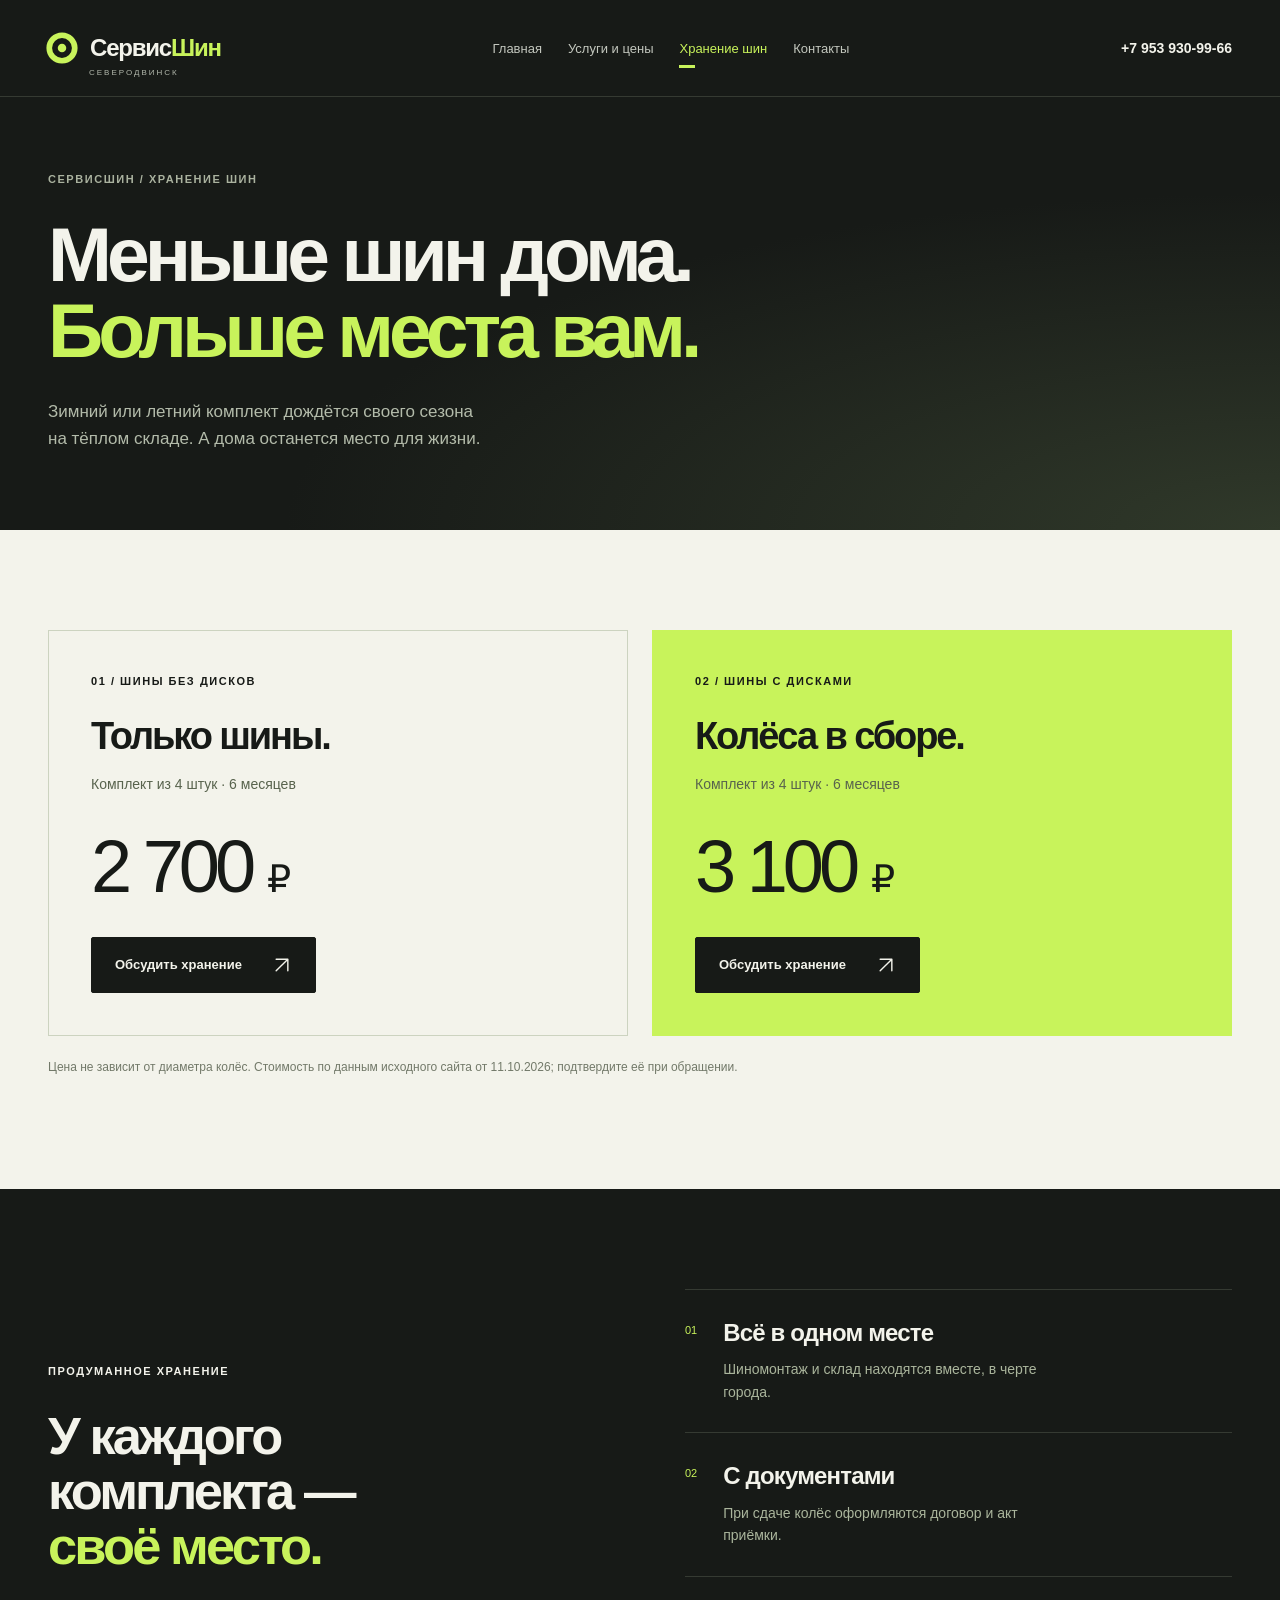
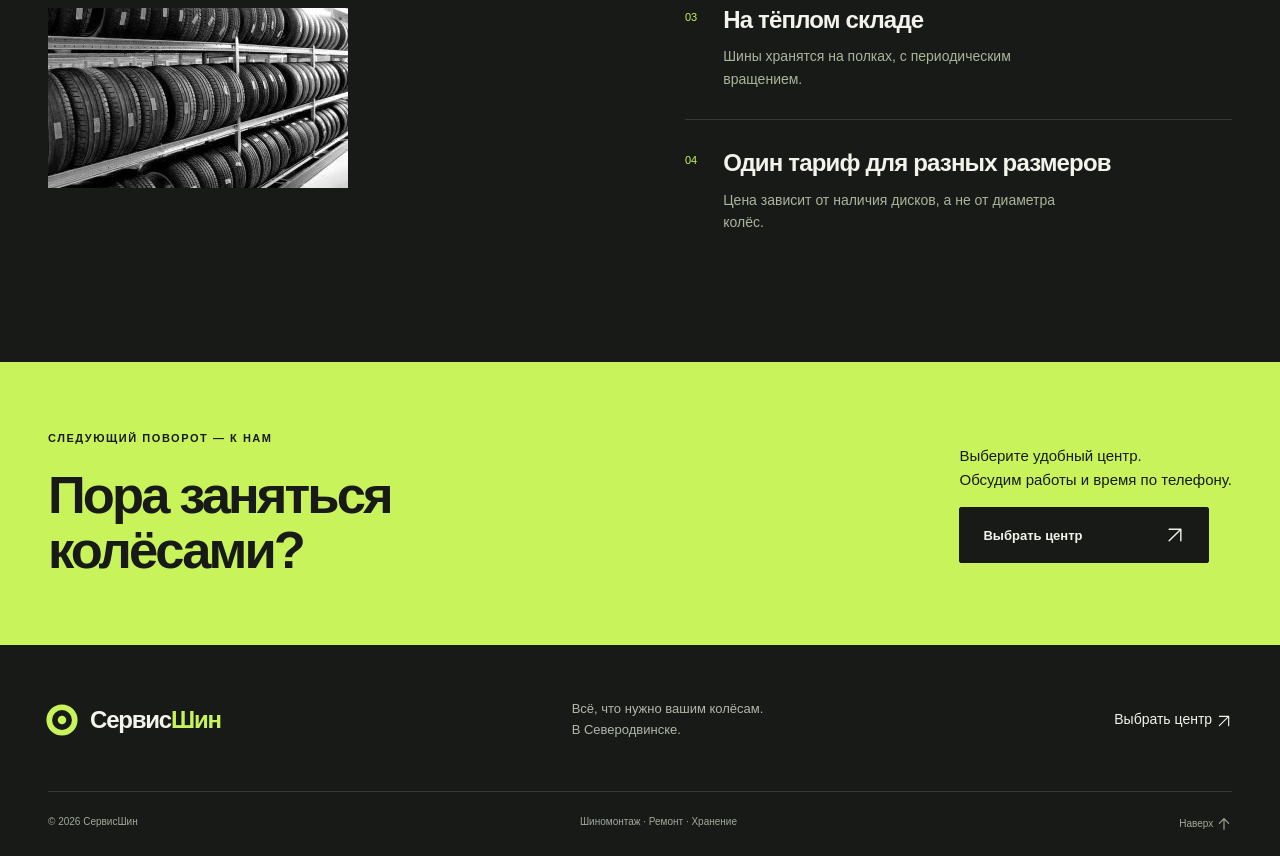
<file: storage.html>
<!doctype html><html lang="ru" id="top"><head><meta charset="UTF-8"><meta name="viewport" content="width=device-width,initial-scale=1"><meta name="theme-color" content="#171a17"><meta name="description" content="Сезонное хранение шин СервисШин в Северодвинске: тёплый склад, договор и акт приёмки, комплект из 4 шин на 6 месяцев."><title>Сезонное хранение шин — СервисШин, Северодвинск</title><link rel="icon" href="assets/favicon.svg" type="image/svg+xml"><link rel="stylesheet" href="assets/style.css"><script defer src="assets/script.js"></script></head><body><a class="skip" href="#main">К содержимому</a><header class="header"><div class="wrap nav-row"><a class="brand" href="index.html" aria-label="СервисШин — главная"><span class="brand-icon" aria-hidden="true"><svg class="ui-icon wheel-icon" xmlns="http://www.w3.org/2000/svg" width="24" height="24" viewBox="0 0 24 24" fill="none" stroke="currentColor" stroke-width="1.7" stroke-linecap="round" stroke-linejoin="round" aria-hidden="true" focusable="false"><circle cx="12" cy="12" r="9" stroke-width="4"/><circle cx="12" cy="12" r="3" fill="currentColor" stroke="none"/></svg></span>Сервис<span>Шин</span><i>СЕВЕРОДВИНСК</i></a><nav aria-label="Главная навигация"><a href="index.html" >Главная</a><a href="services.html" >Услуги и цены</a><a href="storage.html" aria-current="page">Хранение шин</a><a href="contacts.html" >Контакты</a></nav><a class="header-phone" href="tel:+79539309966">+7 953 930-99-66</a><button class="menu-toggle" aria-expanded="false" aria-controls="mobile-nav" aria-label="Открыть меню"><svg class="ui-icon menu-icon" xmlns="http://www.w3.org/2000/svg" width="24" height="24" viewBox="0 0 24 24" fill="none" stroke="currentColor" stroke-width="1.7" stroke-linecap="round" stroke-linejoin="round" aria-hidden="true" focusable="false"><path class="menu-line-one" d="M4 8h16"/><path class="menu-line-two" d="M4 16h16"/></svg></button></div><nav id="mobile-nav" class="mobile-nav" aria-label="Мобильная навигация" hidden><a href="index.html" >Главная</a><a href="services.html" >Услуги и цены</a><a href="storage.html" aria-current="page">Хранение шин</a><a href="contacts.html" >Контакты</a></nav></header><main id="main">
<section class="page-intro storage-intro"><div class="wrap"><span class="eyebrow">СЕРВИСШИН / ХРАНЕНИЕ ШИН</span><h1>Меньше шин дома.<br><em>Больше места вам.</em></h1><p>Зимний или летний комплект дождётся своего сезона<br>на тёплом складе. А дома останется место для жизни.</p></div></section>
<section class="section light"><div class="wrap"><div class="storage-prices"><article class="storage-plan"><span class="eyebrow">01 / ШИНЫ БЕЗ ДИСКОВ</span><h2>Только шины.</h2><p>Комплект из 4 штук · 6 месяцев</p><div class="plan-price">2 700 <span>₽</span></div><a class="button dark" href="contacts.html">Обсудить хранение<span aria-hidden="true"><svg class="arrow-icon" xmlns="http://www.w3.org/2000/svg" width="20" height="20" viewBox="0 0 24 24" fill="none" stroke="currentColor" stroke-width="1.7" stroke-linecap="round" stroke-linejoin="round" aria-hidden="true" focusable="false"><path d="M5 19 19 5M5 5h14v14"/></svg></span></a></article><article class="storage-plan accented"><span class="eyebrow">02 / ШИНЫ С ДИСКАМИ</span><h2>Колёса в сборе.</h2><p>Комплект из 4 штук · 6 месяцев</p><div class="plan-price">3 100 <span>₽</span></div><a class="button dark" href="contacts.html">Обсудить хранение<span aria-hidden="true"><svg class="arrow-icon" xmlns="http://www.w3.org/2000/svg" width="20" height="20" viewBox="0 0 24 24" fill="none" stroke="currentColor" stroke-width="1.7" stroke-linecap="round" stroke-linejoin="round" aria-hidden="true" focusable="false"><path d="M5 19 19 5M5 5h14v14"/></svg></span></a></article></div><p class="note">Цена не зависит от диаметра колёс. Стоимость по данным исходного сайта от 11.10.2026; подтвердите её при обращении.</p></div></section>
<section class="section storage-details"><div class="wrap split"><div><span class="eyebrow">ПРОДУМАННОЕ ХРАНЕНИЕ</span><h2>У каждого<br>комплекта —<br><em>своё место.</em></h2><figure class="storage-photo"><img src="assets/images/storage.jpg" alt="Шины, размещённые рядами на складских полках" loading="lazy"></figure></div><div class="feature-list"><article><span>01</span><div><h3>Всё в одном месте</h3><p>Шиномонтаж и склад находятся вместе, в черте города.</p></div></article><article><span>02</span><div><h3>С документами</h3><p>При сдаче колёс оформляются договор и акт приёмки.</p></div></article><article><span>03</span><div><h3>На тёплом складе</h3><p>Шины хранятся на полках, с периодическим вращением.</p></div></article><article><span>04</span><div><h3>Один тариф для разных размеров</h3><p>Цена зависит от наличия дисков, а не от диаметра колёс.</p></div></article></div></div></section><section class="cta"><div class="wrap cta-inner"><div><span class="eyebrow">СЛЕДУЮЩИЙ ПОВОРОТ — К НАМ</span><h2>Пора заняться<br>колёсами?</h2></div><div><p>Выберите удобный центр.<br>Обсудим работы и время по телефону.</p><a class="button dark" href="contacts.html">Выбрать центр<span aria-hidden="true"><svg class="arrow-icon" xmlns="http://www.w3.org/2000/svg" width="20" height="20" viewBox="0 0 24 24" fill="none" stroke="currentColor" stroke-width="1.7" stroke-linecap="round" stroke-linejoin="round" aria-hidden="true" focusable="false"><path d="M5 19 19 5M5 5h14v14"/></svg></span></a></div></div></section></main><footer><div class="wrap footer-top"><a class="brand" href="index.html"><span class="brand-icon" aria-hidden="true"><svg class="ui-icon wheel-icon" xmlns="http://www.w3.org/2000/svg" width="24" height="24" viewBox="0 0 24 24" fill="none" stroke="currentColor" stroke-width="1.7" stroke-linecap="round" stroke-linejoin="round" aria-hidden="true" focusable="false"><circle cx="12" cy="12" r="9" stroke-width="4"/><circle cx="12" cy="12" r="3" fill="currentColor" stroke="none"/></svg></span>Сервис<span>Шин</span></a><p>Всё, что нужно вашим колёсам.<br>В Северодвинске.</p><a href="contacts.html">Выбрать центр <svg class="arrow-icon" xmlns="http://www.w3.org/2000/svg" width="20" height="20" viewBox="0 0 24 24" fill="none" stroke="currentColor" stroke-width="1.7" stroke-linecap="round" stroke-linejoin="round" aria-hidden="true" focusable="false"><path d="M5 19 19 5M5 5h14v14"/></svg></a></div><div class="wrap footer-bottom"><span>© 2026 СервисШин</span><span>Шиномонтаж · Ремонт · Хранение</span><a href="#top">Наверх <svg class="arrow-icon" xmlns="http://www.w3.org/2000/svg" width="20" height="20" viewBox="0 0 24 24" fill="none" stroke="currentColor" stroke-width="1.7" stroke-linecap="round" stroke-linejoin="round" aria-hidden="true" focusable="false"><path d="M12 20V4m-7 7 7-7 7 7"/></svg></a></div></footer></body></html>
</file>
<file: assets/style.css>
:root{--ink:#171a17;--paper:#f3f3eb;--lime:#c8f35b;--muted:#a6aba2;--line:#353a32}*{box-sizing:border-box}html{scroll-behavior:smooth;scroll-padding-top:95px}body{margin:0;font-family:Arial,Helvetica,sans-serif;background:var(--ink);color:var(--paper);-webkit-font-smoothing:antialiased}a{color:inherit;text-decoration:none}button,select{font:inherit}button,a,select{-webkit-tap-highlight-color:transparent}button{cursor:pointer}img{display:block;width:100%;height:100%;object-fit:cover}p{line-height:1.6}h1,h2,h3,p{margin-top:0}h1,h2,h3{font-weight:600}h1{font-size:clamp(48px,6.6vw,104px);line-height:.99;letter-spacing:-.065em;margin-bottom:30px}h2{font-size:clamp(34px,4.1vw,60px);line-height:1.05;letter-spacing:-.055em;margin-bottom:24px}h3{font-size:25px;letter-spacing:-.035em;line-height:1.15}em{font-style:normal;color:var(--lime)}.wrap{width:min(1280px,calc(100% - 96px));margin-inline:auto}.eyebrow{display:block;font-size:11px;letter-spacing:.14em;line-height:1.5;font-weight:700;margin-bottom:28px}.header{position:relative;z-index:20;border-bottom:1px solid var(--line);background:var(--ink)}.nav-row{height:96px;display:flex;align-items:center;justify-content:space-between;gap:24px}.brand{position:relative;display:inline-flex;align-items:center;font-size:24px;letter-spacing:-1.2px;font-weight:800;white-space:nowrap;line-height:1}.brand>span:not(.brand-icon){color:var(--lime)}.brand i{position:absolute;left:41px;bottom:-15px;font:8px Arial,sans-serif;letter-spacing:2px;color:#b3b9ad}.brand-icon{width:28px;height:28px;display:inline-block;border:6px solid var(--lime);outline:1px dashed var(--lime);outline-offset:3px;border-radius:50%;margin-right:14px}.header nav{display:flex;gap:26px;font-size:13px}.header nav a{position:relative;padding:12px 0;color:#c3c7be;transition:color .18s}.header nav a:hover,.header nav a[aria-current]{color:var(--lime)}.header nav a[aria-current]:after{content:'';height:3px;width:16px;position:absolute;bottom:0;left:0;background:var(--lime)}.header-phone{font-size:14px;font-weight:bold;white-space:nowrap}.menu-toggle{display:none;background:none;border:1px solid var(--line);padding:12px;border-radius:4px;width:44px;height:44px}.menu-toggle span{display:block;height:2px;background:var(--paper);margin:5px 0}.header .mobile-nav{display:none}.hero{position:relative;overflow:hidden;min-height:685px;display:flex;align-items:center}.hero-photo{position:absolute;right:0;top:0;height:100%;width:62%;background:#0b0e0c}.hero-photo img{object-position:58% center;opacity:.8;filter:grayscale(1)}.hero-photo:after{content:'';position:absolute;inset:0;background:linear-gradient(90deg,var(--ink),transparent 55%),linear-gradient(0deg,rgba(23,26,23,.5),transparent 50%)}.photo-label{position:absolute;bottom:44px;right:48px;z-index:1;font-size:10px;letter-spacing:.2em;color:#d2d7ce}.hero-content{position:relative;z-index:2;padding:75px 0 35px}.hero .eyebrow{color:#c3c9bc;display:flex;align-items:center;gap:9px}.dot{width:6px;height:6px;display:inline-block;background:var(--lime);border-radius:50%}.hero h1{max-width:880px}.hero p{font-size:17px;color:#bdc3b7;max-width:480px}.button{display:inline-flex;align-items:center;justify-content:space-between;gap:30px;min-height:53px;padding:17px 23px;background:var(--lime);color:var(--ink);border:1px solid var(--lime);font-size:13px;font-weight:700;transition:background .2s,transform .2s;border-radius:2px}.button span{font-size:20px;line-height:1}.button:hover{background:#daff83;transform:translateY(-2px)}.button.outline{background:rgba(23,26,23,.35);border-color:#6d7568;color:var(--paper)}.button.outline:hover{border-color:var(--lime);color:var(--lime)}.button.dark{background:var(--ink);border-color:var(--ink);color:var(--paper)}.button.dark:hover{background:#30382a}.hero-actions{display:flex;gap:12px;margin:35px 0 53px}.hero-bottom{display:flex;gap:38px}.hero-bottom>span{display:flex;align-items:center;gap:8px;font-size:9px;letter-spacing:.08em;color:#c5cabf}.hero-bottom b{font-size:32px;letter-spacing:-2px;font-weight:400;color:var(--paper)}.ticker{padding:25px 0;background:var(--lime);color:var(--ink);font-size:14px;font-weight:bold;letter-spacing:.08em}.ticker .wrap{display:flex;align-items:center;justify-content:space-between;gap:16px}.ticker span{font-size:27px}.section{padding:100px 0}.light{background:var(--paper);color:var(--ink)}.section-heading{display:flex;justify-content:space-between;align-items:flex-end;gap:30px;margin-bottom:46px}.section-heading h2{margin:0}.section-heading p{max-width:345px;color:#65695e;font-size:15px;margin-bottom:5px}.services-grid{display:grid;grid-template-columns:repeat(3,1fr);border-left:1px solid #d1d5c8;border-top:1px solid #d1d5c8}.service-card{display:flex;flex-direction:column;padding:30px;border-right:1px solid #d1d5c8;border-bottom:1px solid #d1d5c8;transition:background .2s;min-height:265px}.service-card:hover{background:#e3eacb}.card-top{display:flex;justify-content:space-between;align-items:center;margin-bottom:29px;font-size:11px;color:#73796c}.round-arrow{border:1px solid #c7cdbd;width:32px;height:32px;border-radius:50%;display:grid;place-items:center;font-size:19px;color:var(--ink);transition:transform .2s}.service-card:hover .round-arrow{transform:rotate(45deg);background:var(--lime)}.service-card h3{margin-bottom:12px}.service-card p{font-size:14px;color:#656b5e;max-width:255px;margin-bottom:27px}.service-card strong{font-size:16px;margin-top:auto}.note{font-size:12px!important;color:#727969!important;margin-top:22px;line-height:1.6}.split{display:grid;grid-template-columns:1fr 1fr;gap:90px;align-items:center}.editorial-image{height:610px;position:relative;overflow:hidden}.editorial-image img{filter:grayscale(1);object-position:center 68%}.editorial-image:after{content:'';position:absolute;inset:0;background:linear-gradient(0deg,rgba(0,0,0,.6),transparent 35%)}.editorial-image>span{position:absolute;bottom:24px;left:24px;z-index:1;font-size:10px;letter-spacing:.17em}.about-copy p{font-size:16px;color:#aeb6a6;max-width:430px}.number-line{border-top:1px solid var(--line);border-bottom:1px solid var(--line);display:flex;align-items:center;gap:28px;padding:20px 0;margin:32px 0}.number-line strong{font-size:70px;letter-spacing:-4px;color:var(--lime);font-weight:400}.number-line span{font-size:13px;line-height:1.5;color:#afb8a6}.text-link{display:flex;justify-content:space-between;font-size:14px;align-items:center}.text-link span{font-size:23px;color:var(--lime)}.text-link:hover{color:var(--lime)}.storage-teaser{display:grid;grid-template-columns:1.5fr 1fr;gap:70px;align-items:center}.storage-teaser p{max-width:440px;color:#656b5e;margin-bottom:28px}.storage-graphic{position:relative;background:#dfe5d4;min-height:330px;padding:30px;display:flex;flex-direction:column;justify-content:space-between;overflow:hidden;border-radius:50% 50% 2px 2px;align-items:center;padding-top:56px;text-align:center}.storage-graphic strong{font-size:130px;line-height:1.1;letter-spacing:-9px;font-weight:400}.storage-graphic>span{font-size:10px;letter-spacing:.1em}.storage-graphic b{font-size:22px;margin-top:22px}.cta{padding:68px 0;background:var(--lime);color:var(--ink)}.cta-inner{display:flex;justify-content:space-between;gap:60px;align-items:center}.cta .eyebrow{margin-bottom:20px}.cta h2{margin-bottom:0}.cta p{font-size:15px}.cta .button{min-width:250px}.footer-top{padding-top:54px;padding-bottom:50px;display:flex;justify-content:space-between;align-items:center;gap:30px}.footer-top p{font-size:13px;color:#b1b8a9;margin:0}.footer-top>a:last-child{font-size:14px}.footer-bottom{padding:24px 0;border-top:1px solid var(--line);display:flex;justify-content:space-between;gap:20px;font-size:10px;color:#a2aa99}.page-intro{padding:74px 0 78px;background:radial-gradient(ellipse at 100% 100%,#30392a 0,transparent 55%)}.page-intro .eyebrow{color:#aab29f}.page-intro h1{font-size:clamp(45px,6vw,85px)}.page-intro p{font-size:17px;color:#b3bbaa;margin-bottom:0}.season-grid{display:grid;grid-template-columns:1.1fr 1fr;gap:70px;align-items:stretch}.segmented{display:flex;background:#e2e5db;padding:5px;gap:4px;border-radius:4px;margin-bottom:28px}.segmented button{border:0;color:#454d3d;background:transparent;flex:1;padding:16px 12px;border-radius:2px;font-size:14px;font-weight:bold}.segmented button.selected{background:var(--ink);color:var(--lime)}.field-label{display:block;font-size:12px;margin-bottom:10px;color:#656e5b}select{width:100%;background:transparent;border:1px solid #adb59f;padding:15px;color:var(--ink);border-radius:2px}.included{margin-top:30px}.included h3{font-size:20px}.included ul{padding:0;list-style:none;font-size:14px;color:#525c46;line-height:2}.included li{display:flex;align-items:center;gap:12px}.included .check-icon{color:#526d20;width:16px;height:16px}.included li[hidden]{display:none}.estimate{padding:40px;background:var(--ink);color:var(--paper);display:flex;flex-direction:column;align-items:flex-start;justify-content:center}.estimate .eyebrow{color:#a6b396}.estimate-price{font-size:36px;color:var(--lime);white-space:nowrap}.estimate-price strong{font-size:clamp(48px,5.6vw,82px);letter-spacing:-4px;font-weight:400}.estimate p{color:#b4bea7;font-size:14px;margin-top:16px;margin-bottom:25px}.estimate small{font-size:11px;line-height:1.6;color:#a6b396;margin-top:18px;max-width:280px}.price-section{padding-top:0}.price-photo{width:190px;height:140px;object-position:center;filter:grayscale(1)}.table-wrap{overflow-x:auto}table{border-collapse:collapse;width:100%;text-align:left;font-size:15px}thead{background:#e2e5d9;font-size:11px;letter-spacing:.06em}th{padding:18px 22px}td{padding:21px 22px;border-bottom:1px solid #d2d7c7}td:last-child,th:last-child{text-align:right;white-space:nowrap}td:last-child{font-weight:bold}td:nth-child(2){color:#6a7360}.faq-grid{display:grid;grid-template-columns:1fr 1.2fr;gap:80px}.faq details{border-top:1px solid var(--line);padding:22px 0}.faq details:last-child{border-bottom:1px solid var(--line)}summary{font-size:18px;cursor:pointer;list-style:none;display:flex;justify-content:space-between;gap:20px}summary::-webkit-details-marker{display:none}summary span{color:var(--lime)}details[open] summary span{transform:rotate(45deg)}details p{margin:20px 0 0;color:#aeb8a1;font-size:14px;max-width:470px}details a{text-decoration:underline}.storage-prices{display:grid;grid-template-columns:1fr 1fr;gap:24px}.storage-plan{border:1px solid #ccd3c0;padding:42px}.storage-plan.accented{background:var(--lime);border-color:var(--lime)}.storage-plan h2{font-size:38px;margin-bottom:16px}.storage-plan p{font-size:14px;color:#58634d}.plan-price{font-size:74px;letter-spacing:-5px;margin:28px 0;font-weight:400}.plan-price span{font-size:38px;letter-spacing:0}.feature-list article{display:flex;gap:26px;border-top:1px solid var(--line);padding:29px 0}.feature-list article>span{font-size:11px;color:var(--lime);padding-top:5px}.feature-list h3{font-size:24px;margin-bottom:12px}.feature-list p{font-size:14px;color:#aab59c;margin:0;max-width:340px}.storage-photo{margin:35px 0 0;width:300px;max-width:100%;height:auto}.storage-photo img{height:180px;filter:grayscale(1)}figcaption{font-size:10px;line-height:1.5;color:#98a48d;margin-top:10px}.locations{display:grid;grid-template-columns:1fr 1fr;gap:24px}.location{padding:38px;border:1px solid #cbd2bf;display:flex;flex-direction:column}.location-top{display:flex;justify-content:space-between;align-items:center;margin-bottom:30px}.location-top .eyebrow{margin:0}.location-mark{font-size:36px;color:#6b8150}.location h2{font-size:35px;letter-spacing:-.045em;margin-bottom:15px}.location>p{font-size:14px;color:#6c775f}.location-phone{font-size:27px;letter-spacing:-1px;margin:20px 0 34px;white-space:nowrap}.location-actions{display:flex;gap:22px;align-items:center;margin-top:auto}.map-link{font-size:12px;text-decoration:underline;text-underline-offset:4px}.contact-steps .section-heading p{color:#aab59c}.steps{display:grid;grid-template-columns:repeat(3,1fr);gap:40px}.steps article{border-top:1px solid var(--line);padding-top:25px}.steps article>span{font-size:12px;color:var(--lime);display:block;margin-bottom:35px}.steps h3{font-size:25px}.steps p{font-size:14px;color:#aab59c;max-width:300px}.skip{position:absolute;top:-80px;left:20px;z-index:100;background:var(--lime);color:var(--ink);padding:15px}.skip:focus{top:10px}:focus-visible{outline:3px solid #88a62f;outline-offset:5px}.sr-only{position:absolute;width:1px;height:1px;padding:0;margin:-1px;overflow:hidden;clip:rect(0,0,0,0);white-space:nowrap;border:0}[hidden]{display:none!important}@keyframes arrive{from{opacity:0;transform:translateY(10px)}to{opacity:1;transform:translateY(0)}}.hero h1,.page-intro h1{animation:arrive .65s ease-out both}
@media(min-width:1550px){.hero{min-height:760px}.hero-photo{width:59%}}
@media(max-width:1100px){.wrap{width:calc(100% - 64px)}.header nav{gap:17px}.header-phone{display:none}.hero{min-height:640px}.split{gap:50px}.editorial-image{height:530px}.location{padding:28px}.location h2{font-size:30px}.location-actions{align-items:flex-start;flex-direction:column}.season-grid{gap:35px}.storage-teaser{gap:40px}}
@media(max-width:1000px){.header nav:not(.mobile-nav){display:none}.menu-toggle{display:block}.nav-row{height:84px}.header .mobile-nav:not([hidden]){display:flex;flex-direction:column;padding:16px 32px 28px;gap:8px;border-top:1px solid var(--line)}.mobile-nav a{font-size:17px;width:max-content}.hero-photo{width:74%;opacity:.7}.hero h1{font-size:72px}.services-grid{grid-template-columns:repeat(2,1fr)}.section{padding:74px 0}.price-section{padding-top:0}.storage-plan{padding:30px}.storage-plan h2{font-size:30px}.plan-price{font-size:62px}.faq-grid{gap:35px}.photo-label{display:none}.storage-graphic{min-height:320px}.hero .eyebrow{font-size:10px}}
@media(max-width:700px){html{scroll-padding-top:20px}.wrap{width:calc(100% - 40px)}.nav-row{height:78px}.brand{font-size:22px}.hero{min-height:720px;align-items:flex-start}.hero-photo{width:100%;height:100%;opacity:.5}.hero-photo img{object-position:60% center}.hero-photo:after{background:linear-gradient(90deg,var(--ink),transparent 130%),linear-gradient(0deg,var(--ink),transparent 45%)}.hero-content{padding-top:70px;padding-bottom:40px}.hero h1{font-size:clamp(44px,10vw,69px);line-height:1.04}.hero .eyebrow{font-size:9px;letter-spacing:.08em;max-width:310px}.hero p{font-size:15px;max-width:330px}.hero p br{display:none}.hero-actions{flex-direction:column;max-width:320px;margin-bottom:65px;margin-top:35px}.hero-bottom{gap:22px;flex-wrap:wrap}.hero-bottom>span{font-size:8px}.hero-bottom b{font-size:29px}.ticker{padding:18px 0;font-size:10px;letter-spacing:.02em}.ticker .wrap{gap:8px;flex-wrap:wrap;justify-content:center}.ticker span{font-size:15px}.section{padding:60px 0}.eyebrow{font-size:10px;margin-bottom:20px}.section-heading{display:block;margin-bottom:30px}.section-heading p{margin-top:22px;font-size:14px}.services-grid{grid-template-columns:1fr 1fr}.service-card{padding:20px 16px;min-height:268px}.card-top{margin-bottom:26px}.service-card h3{font-size:21px}.service-card p{font-size:12px}.service-card strong{font-size:13px}.round-arrow{width:27px;height:27px}.split{grid-template-columns:1fr;gap:40px}.editorial-image{height:390px}.about-copy p{font-size:15px}.number-line strong{font-size:60px}.storage-teaser{grid-template-columns:1fr;gap:35px}.storage-teaser p{font-size:14px}.storage-graphic{max-width:340px;width:100%;margin:auto;min-height:300px}.storage-graphic strong{font-size:105px}.cta{padding:48px 0}.cta-inner{display:block}.cta p{margin-top:30px;font-size:14px}.cta .button{width:100%;max-width:360px}.footer-top{align-items:flex-start;flex-direction:column;padding-top:42px;padding-bottom:32px;gap:26px}.footer-bottom{flex-wrap:wrap;gap:18px;font-size:9px}.footer-bottom>span:nth-child(2){display:none}.footer-bottom>a{margin-left:auto}.page-intro{padding:52px 0}.page-intro h1{font-size:clamp(42px,9.5vw,65px)}.page-intro p{font-size:15px}.page-intro p br{display:none}.season-grid{grid-template-columns:1fr;gap:25px}.segmented button{font-size:12px;padding:15px 9px}.estimate{padding:30px}.estimate-price strong{font-size:72px}.estimate-price{font-size:32px}.price-section{padding-top:0}.price-photo{display:none}.table-wrap table{font-size:12px}.table-wrap th{padding:14px 9px;font-size:9px}.table-wrap td{padding:19px 9px}.faq-grid{grid-template-columns:1fr;gap:20px}summary{font-size:16px}.storage-prices{grid-template-columns:1fr}.storage-plan{padding:28px}.storage-plan h2{font-size:32px}.plan-price{font-size:68px;margin:22px 0}.storage-plan .button{width:100%}.storage-details .split{gap:30px}.storage-photo{width:300px}.feature-list h3{font-size:22px}.locations{grid-template-columns:1fr;gap:20px}.location{padding:26px}.location h2{font-size:31px}.location-phone{font-size:27px}.location-actions{flex-direction:row;align-items:center;gap:15px;flex-wrap:wrap}.location-actions .button{padding:16px 20px}.location-top{margin-bottom:24px}.steps{grid-template-columns:1fr;gap:30px}.steps article>span{margin-bottom:18px}.steps h3{margin-bottom:14px}.steps p{max-width:none}.note{font-size:11px!important}}
@media(max-width:370px){.services-grid{grid-template-columns:1fr}.service-card{min-height:220px}.hero h1{font-size:42px}.location-phone{font-size:24px}.hero-bottom{gap:12px}}
@media(prefers-reduced-motion:reduce){html{scroll-behavior:auto}*,*:before,*:after{animation:none!important;transition:none!important}}

/* Vector arrows render consistently on desktop and mobile. */
.arrow-icon{display:inline-block;width:20px;height:20px;vertical-align:middle;flex-shrink:0}.button>span,.round-arrow,.location-mark,.text-link>span{display:inline-flex;align-items:center;justify-content:center}.round-arrow .arrow-icon{width:17px;height:17px}.location-mark .arrow-icon{width:32px;height:32px}.map-link .arrow-icon,.footer-top .arrow-icon,.footer-bottom .arrow-icon{width:16px;height:16px}

/* All interface pictograms are SVG, independent of emoji fonts. */
.ui-icon{display:inline-block;flex-shrink:0;vertical-align:middle;width:24px;height:24px}
.brand-icon{border:0;outline:0;border-radius:0;display:inline-flex;align-items:center;justify-content:center;color:var(--lime)}
.brand-icon .wheel-icon{width:34px;height:34px;max-width:none}
.menu-toggle{padding:9px;align-items:center;justify-content:center;color:var(--paper)}
.menu-toggle .menu-icon{display:block;width:24px;height:24px}
.menu-line-one{transform-origin:12px 8px}.menu-toggle[aria-expanded="true"] .menu-line-one{transform:translateY(4px) rotate(45deg)}
.menu-line-two{transform-origin:12px 16px}.menu-toggle[aria-expanded="true"] .menu-line-two{transform:translateY(-4px) rotate(-45deg)}
.ticker .star-icon{width:25px;height:25px}
summary .plus-icon{width:18px;height:18px}
@media(max-width:700px){.ticker .star-icon{width:15px;height:15px}}

/* Contact form */
.feedback{border-bottom:1px solid var(--line)}
.feedback-grid{display:grid;grid-template-columns:1fr 1.15fr;gap:80px;align-items:start}
.feedback-copy>p{color:var(--muted);max-width:380px;font-size:16px}
.feedback-call{margin-top:42px;padding-top:24px;border-top:1px solid var(--line)}
.feedback-call span{display:block;color:var(--muted);font-size:13px;margin-bottom:14px}
.feedback-call a{font-size:24px;letter-spacing:-.04em}
.feedback-form{min-width:0;background:var(--paper);color:var(--ink);padding:36px}
.feedback-fields{display:grid;grid-template-columns:1fr 1fr;gap:20px}
.feedback-field{margin-bottom:24px;min-width:0}
.feedback-field label{display:block;font-size:13px;font-weight:700;margin-bottom:10px}
.feedback-field input,.feedback-field textarea{display:block;width:100%;min-width:0;border:1px solid #b7bdae;background:#fffef9;border-radius:0;padding:15px 14px;font:16px/1.5 Arial,Helvetica,sans-serif;color:var(--ink)}
.feedback-field textarea{resize:vertical;min-height:145px}
.feedback-field input::placeholder,.feedback-field textarea::placeholder{color:#6b7266;opacity:1}
.feedback-note{font-size:13px;color:#555e4d;line-height:1.6;margin:0 0 22px}
.feedback-form .button{width:100%;justify-content:space-between;border:0;background:var(--lime);color:var(--ink);font:600 14px Arial,Helvetica,sans-serif;padding:20px;gap:16px}
.feedback-form .button:disabled{opacity:.65;cursor:wait}
.feedback-status{font-size:14px;line-height:1.5;margin:18px 0 0;overflow-wrap:anywhere}
.feedback-status:empty{display:none}
.feedback-status[data-state="error"]{color:#9c2727}
.feedback-status[data-state="success"]{color:#34621c}
@media(max-width:1000px){.feedback-grid{gap:35px}.feedback-fields{grid-template-columns:1fr;gap:0}.feedback-form{padding:28px}}
@media(max-width:700px){.feedback-grid{grid-template-columns:1fr}.feedback-form{padding:24px 20px}.feedback-call{margin-top:26px}.feedback-copy>p{font-size:15px}}
</file>
